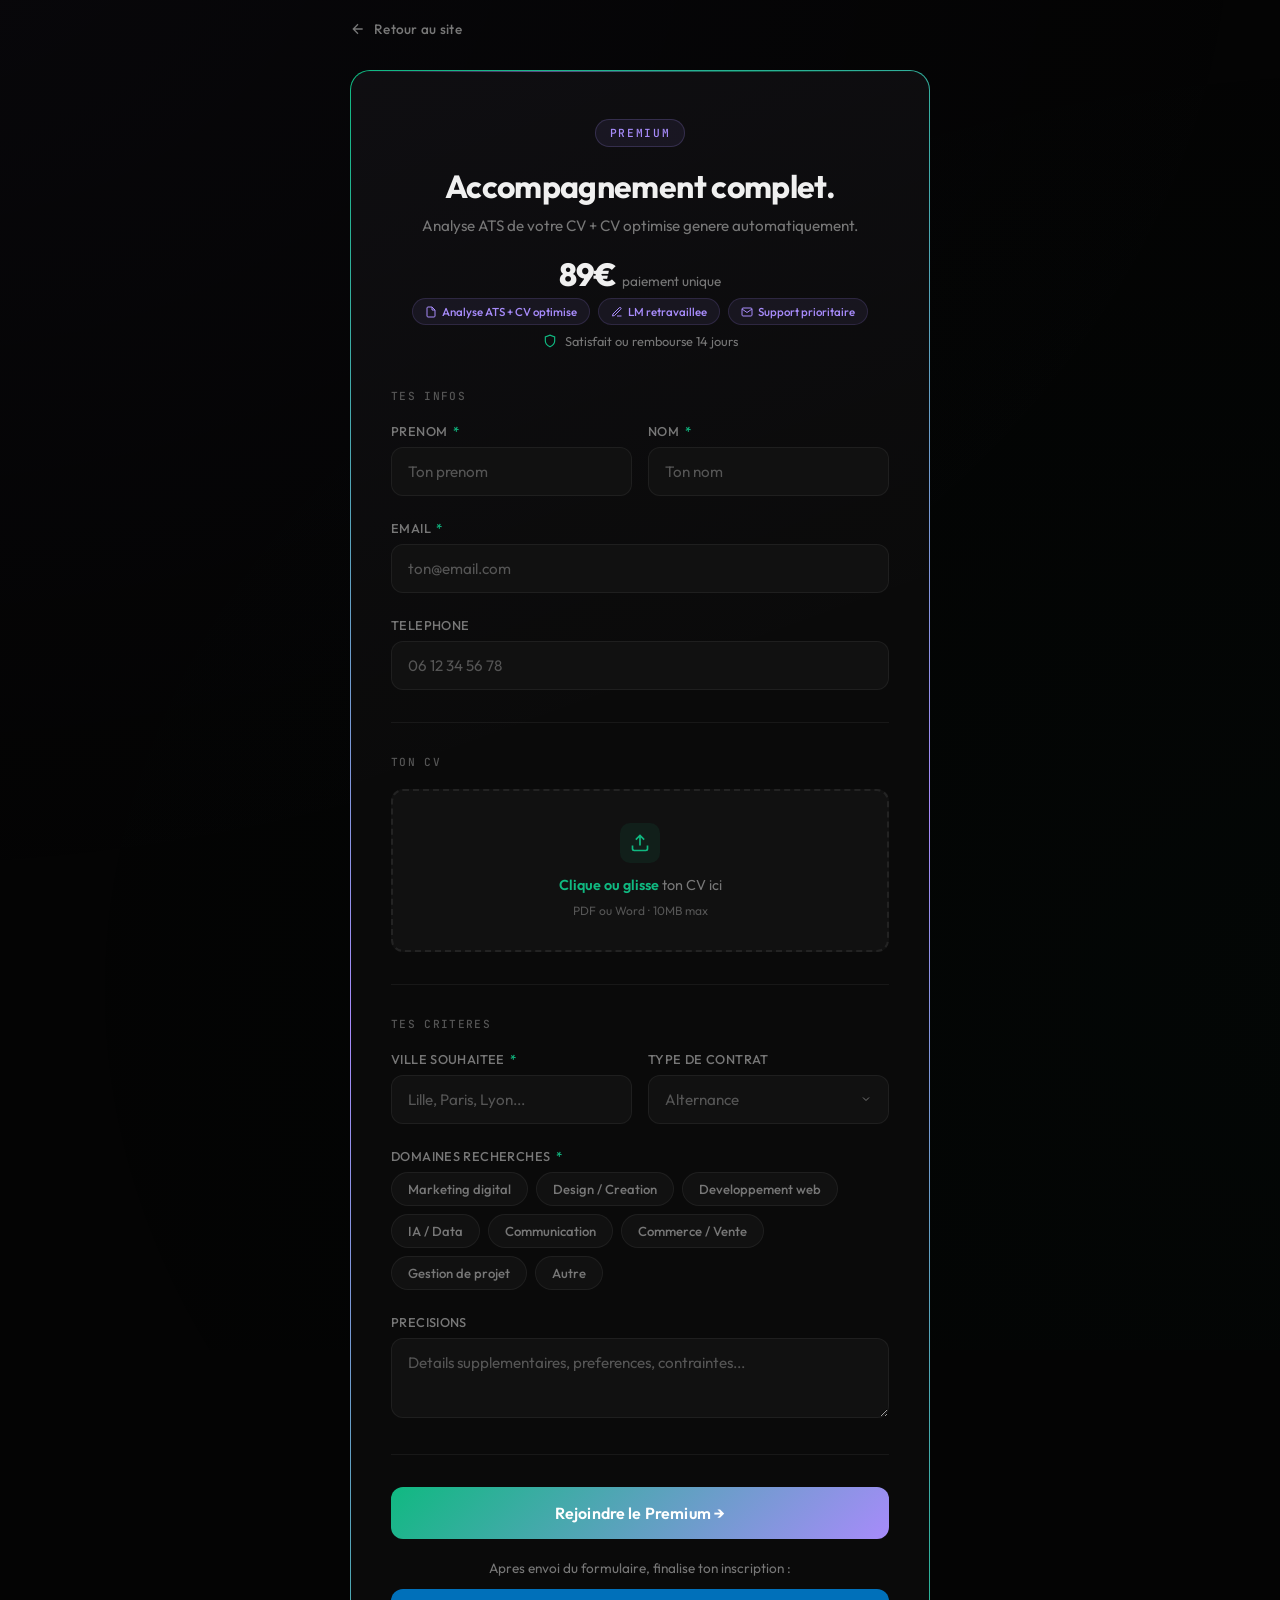
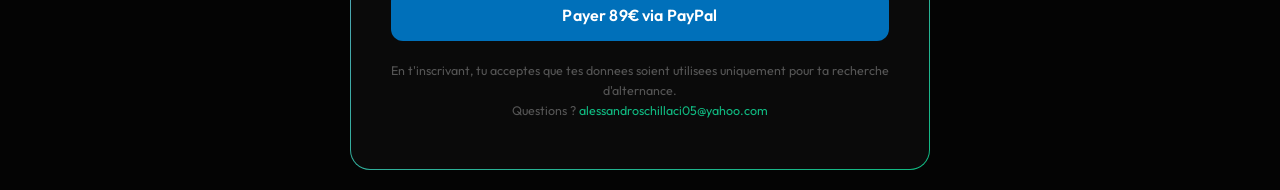
<file: inscription-premium.html>
<!DOCTYPE html>
<html lang="fr">
<head>
<meta charset="UTF-8">
<meta name="viewport" content="width=device-width, initial-scale=1.0">
<title>Alternance Hunt — Inscription Premium</title>
<meta name="description" content="Inscris-toi à la formule Premium d'Alternance Hunt — accompagnement complet avec Sandro.">
<link rel="icon" href="data:image/svg+xml,<svg xmlns='http://www.w3.org/2000/svg' viewBox='0 0 100 100'><text y='.9em' font-size='90'>🚀</text></svg>">
<link href="https://fonts.googleapis.com/css2?family=Outfit:wght@300;400;500;600;700;800&family=JetBrains+Mono:wght@400;500&display=swap" rel="stylesheet">
<style>
*, *::before, *::after { box-sizing: border-box; margin: 0; padding: 0; }

:root {
  --bg-deep: #040404;
  --bg-card: #0a0a0a;
  --bg-input: #111111;
  --border: rgba(255,255,255,0.06);
  --border-focus: #10B981;
  --accent: #10B981;
  --accent-glow: rgba(16,185,129,0.15);
  --accent-soft: rgba(16,185,129,0.08);
  --text: #f0f0f0;
  --text-muted: #777;
  --text-dim: #555;
  --danger: #ef4444;
  --purple: #a78bfa;
  --purple-soft: rgba(167,139,250,0.08);
  --purple-glow: rgba(167,139,250,0.15);
  --radius: 12px;
  --radius-lg: 20px;
}

body {
  font-family: 'Outfit', sans-serif;
  background: var(--bg-deep);
  color: var(--text);
  min-height: 100vh;
  display: flex;
  align-items: center;
  justify-content: center;
  padding: 20px;
  position: relative;
  overflow-x: hidden;
}

body::before {
  content: '';
  position: fixed;
  top: -50%;
  left: -50%;
  width: 200%;
  height: 200%;
  background:
    radial-gradient(ellipse at 20% 20%, rgba(167,139,250,0.03) 0%, transparent 50%),
    radial-gradient(ellipse at 80% 80%, rgba(16,185,129,0.02) 0%, transparent 50%);
  pointer-events: none;
  z-index: 0;
}

.page-wrapper {
  position: relative;
  z-index: 1;
  width: 100%;
  max-width: 580px;
  animation: fadeUp 0.8s ease-out;
}

@keyframes fadeUp {
  from { opacity: 0; transform: translateY(30px); }
  to { opacity: 1; transform: translateY(0); }
}

.back-link {
  display: inline-flex;
  align-items: center;
  gap: 8px;
  color: var(--text-muted);
  text-decoration: none;
  font-size: 0.85rem;
  font-weight: 500;
  margin-bottom: 32px;
  transition: color 0.3s;
  letter-spacing: 0.02em;
}

.back-link:hover { color: var(--accent); }
.back-link svg { width: 16px; height: 16px; }

.form-card {
  background: var(--bg-card);
  border: 1px solid transparent;
  border-radius: var(--radius-lg);
  padding: 48px 40px;
  position: relative;
  overflow: hidden;
  background-image: linear-gradient(var(--bg-card), var(--bg-card)), linear-gradient(160deg, var(--accent), var(--purple), var(--accent));
  background-origin: border-box;
  background-clip: padding-box, border-box;
}

.form-card::before {
  content: '';
  position: absolute;
  top: 0;
  left: 0;
  right: 0;
  height: 1px;
  background: linear-gradient(90deg, transparent, var(--purple), var(--accent), transparent);
  opacity: 0.5;
}

.form-card::after {
  content: '';
  position: absolute;
  inset: 0;
  background: linear-gradient(160deg, rgba(167,139,250,0.03), transparent 40%);
  pointer-events: none;
  border-radius: var(--radius-lg);
}

@media (max-width: 600px) {
  .form-card { padding: 32px 20px; }
}

.form-header {
  text-align: center;
  margin-bottom: 40px;
  position: relative;
  z-index: 1;
}

.form-badge {
  display: inline-block;
  font-family: 'JetBrains Mono', monospace;
  font-size: 0.7rem;
  font-weight: 500;
  letter-spacing: 0.15em;
  text-transform: uppercase;
  color: var(--purple);
  background: var(--purple-soft);
  border: 1px solid rgba(167,139,250,0.2);
  padding: 6px 14px;
  border-radius: 100px;
  margin-bottom: 20px;
}

.form-title {
  font-size: clamp(1.6rem, 4vw, 2rem);
  font-weight: 700;
  line-height: 1.2;
  margin-bottom: 10px;
  letter-spacing: -0.02em;
}

.form-subtitle {
  color: var(--text-muted);
  font-size: 0.95rem;
  font-weight: 400;
  line-height: 1.5;
}

.form-group { margin-bottom: 24px; position: relative; z-index: 1; }

.form-row {
  display: grid;
  grid-template-columns: 1fr 1fr;
  gap: 16px;
}

@media (max-width: 500px) {
  .form-row { grid-template-columns: 1fr; }
}

label {
  display: block;
  font-size: 0.8rem;
  font-weight: 500;
  color: var(--text-muted);
  margin-bottom: 8px;
  letter-spacing: 0.03em;
  text-transform: uppercase;
}

label .required { color: var(--accent); margin-left: 2px; }

input[type="text"],
input[type="email"],
input[type="tel"],
select,
textarea {
  width: 100%;
  padding: 14px 16px;
  background: var(--bg-input);
  border: 1px solid var(--border);
  border-radius: var(--radius);
  color: var(--text);
  font-family: 'Outfit', sans-serif;
  font-size: 0.95rem;
  font-weight: 400;
  outline: none;
  transition: border-color 0.3s, box-shadow 0.3s;
  -webkit-appearance: none;
}

input::placeholder, textarea::placeholder, select { color: var(--text-dim); }

input:focus, select:focus, textarea:focus {
  border-color: var(--accent);
  box-shadow: 0 0 0 3px var(--accent-glow);
}

select {
  cursor: pointer;
  background-image: url("data:image/svg+xml,%3Csvg xmlns='http://www.w3.org/2000/svg' width='12' height='12' viewBox='0 0 24 24' fill='none' stroke='%23777' stroke-width='2'%3E%3Cpath d='M6 9l6 6 6-6'/%3E%3C/svg%3E");
  background-repeat: no-repeat;
  background-position: right 16px center;
  padding-right: 40px;
}

select option { background: var(--bg-card); color: var(--text); }
textarea { resize: vertical; min-height: 80px; }

.file-upload {
  position: relative;
  border: 2px dashed rgba(255,255,255,0.08);
  border-radius: var(--radius);
  padding: 32px 20px;
  text-align: center;
  cursor: pointer;
  transition: border-color 0.3s, background 0.3s;
  background: var(--bg-input);
  z-index: 1;
}

.file-upload:hover { border-color: rgba(16,185,129,0.3); background: var(--accent-soft); }
.file-upload.dragover { border-color: var(--accent); background: var(--accent-soft); }
.file-upload.has-file { border-color: var(--accent); border-style: solid; }
.file-upload input { position: absolute; inset: 0; opacity: 0; cursor: pointer; }

.file-upload-icon {
  width: 40px; height: 40px; margin: 0 auto 12px; border-radius: 10px;
  background: var(--accent-soft); display: flex; align-items: center; justify-content: center;
}
.file-upload-icon svg { width: 20px; height: 20px; color: var(--accent); }
.file-upload-text { font-size: 0.9rem; color: var(--text-muted); line-height: 1.5; }
.file-upload-text strong { color: var(--accent); font-weight: 600; }
.file-upload-hint { font-size: 0.75rem; color: var(--text-dim); margin-top: 6px; }

.file-name { display: flex; align-items: center; gap: 8px; font-size: 0.85rem; color: var(--accent); font-weight: 500; }
.file-name svg { width: 16px; height: 16px; flex-shrink: 0; }

.tags-container { display: flex; flex-wrap: wrap; gap: 8px; margin-top: 4px; }
.tag-option { display: inline-block; }
.tag-option input { display: none; }

.tag-option label {
  display: inline-block; padding: 8px 16px;
  background: var(--bg-input); border: 1px solid var(--border);
  border-radius: 100px; font-size: 0.82rem; font-weight: 500;
  color: var(--text-muted); cursor: pointer; transition: all 0.25s;
  text-transform: none; letter-spacing: 0; margin-bottom: 0;
}

.tag-option input:checked + label {
  background: var(--accent-soft); border-color: var(--accent); color: var(--accent);
}

.tag-option label:hover { border-color: rgba(255,255,255,0.15); color: var(--text); }

.divider { height: 1px; background: var(--border); margin: 32px 0; position: relative; z-index: 1; }

.section-label {
  font-family: 'JetBrains Mono', monospace;
  font-size: 0.7rem; font-weight: 500; letter-spacing: 0.12em;
  text-transform: uppercase; color: var(--text-dim); margin-bottom: 20px;
  position: relative; z-index: 1;
}

.submit-btn {
  width: 100%; padding: 16px 24px;
  background: linear-gradient(135deg, var(--accent), var(--purple));
  color: #fff; border: none; border-radius: var(--radius);
  font-family: 'Outfit', sans-serif; font-size: 1rem; font-weight: 600;
  cursor: pointer; transition: all 0.3s; letter-spacing: 0.01em;
  position: relative; overflow: hidden; z-index: 1;
}

.submit-btn::after {
  content: ''; position: absolute; inset: 0;
  background: linear-gradient(90deg, transparent, rgba(255,255,255,0.15), transparent);
  transform: translateX(-100%); transition: transform 0.5s;
}

.submit-btn:hover { transform: translateY(-1px); box-shadow: 0 8px 30px var(--purple-glow); }
.submit-btn:hover::after { transform: translateX(100%); }
.submit-btn:active { transform: translateY(0); }

.form-footer {
  text-align: center; margin-top: 20px;
  font-size: 0.78rem; color: var(--text-dim); line-height: 1.6;
  position: relative; z-index: 1;
}
.form-footer a { color: var(--accent); text-decoration: none; }

.payment-step {
  text-align: center; font-size: 0.85rem; color: var(--text-muted);
  margin-top: 20px; margin-bottom: 12px; position: relative; z-index: 1;
}

.paypal-btn {
  display: block; width: 100%; padding: 16px 24px;
  background: #0070BA; color: #fff; border: none; border-radius: var(--radius);
  font-family: 'Outfit', sans-serif; font-size: 1rem; font-weight: 600;
  text-align: center; text-decoration: none; cursor: pointer;
  transition: all 0.3s; letter-spacing: 0.01em; position: relative; z-index: 1;
}

.paypal-btn:hover {
  background: #005EA6; transform: translateY(-1px);
  box-shadow: 0 8px 30px rgba(0,112,186,0.25);
}

.price-tag { display: inline-flex; align-items: baseline; gap: 6px; margin: 16px 0 4px; }
.price-tag .amount { font-size: 2rem; font-weight: 800; letter-spacing: -0.03em; }
.price-tag .detail { font-size: 0.85rem; color: var(--text-muted); font-weight: 400; }

.guarantee {
  display: flex; align-items: center; gap: 8px; justify-content: center;
  font-size: 0.8rem; color: var(--text-muted); margin-top: 8px; margin-bottom: 24px;
}
.guarantee svg { width: 14px; height: 14px; color: var(--accent); flex-shrink: 0; }

.perks {
  display: flex; flex-wrap: wrap; gap: 8px; justify-content: center;
  margin-bottom: 8px; position: relative; z-index: 1;
}
.perk {
  display: inline-flex; align-items: center; gap: 5px;
  padding: 5px 12px; background: var(--purple-soft);
  border: 1px solid rgba(167,139,250,0.15); border-radius: 100px;
  font-size: 0.72rem; font-weight: 500; color: var(--purple);
}
.perk svg { width: 12px; height: 12px; }

.success-state { display: none; text-align: center; padding: 40px 0; animation: fadeUp 0.5s ease-out; }
.success-state.visible { display: block; }

.success-icon {
  width: 64px; height: 64px; margin: 0 auto 24px; border-radius: 50%;
  background: var(--purple-soft); display: flex; align-items: center; justify-content: center;
}
.success-icon svg { width: 32px; height: 32px; color: var(--purple); }
.success-title { font-size: 1.4rem; font-weight: 700; margin-bottom: 12px; }
.success-text { color: var(--text-muted); font-size: 0.95rem; line-height: 1.6; max-width: 380px; margin: 0 auto; }
</style>
</head>
<body>

<div class="page-wrapper">
  <a href="index.html" class="back-link">
    <svg viewBox="0 0 24 24" fill="none" stroke="currentColor" stroke-width="2"><path d="M19 12H5M12 19l-7-7 7-7"/></svg>
    Retour au site
  </a>

  <div class="form-card">
    <!-- FORM -->
    <div id="formContent">
      <div class="form-header">
        <div class="form-badge">Premium</div>
        <h1 class="form-title">Accompagnement complet.</h1>
        <p class="form-subtitle">Analyse ATS de votre CV + CV optimise genere automatiquement.</p>
        <div class="price-tag">
          <span class="amount">89&euro;</span>
          <span class="detail">paiement unique</span>
        </div>
        <div class="perks">
          <span class="perk"><svg viewBox="0 0 24 24" fill="none" stroke="currentColor" stroke-width="2"><path d="M14 2H6a2 2 0 00-2 2v16a2 2 0 002 2h12a2 2 0 002-2V8z"/><polyline points="14 2 14 8 20 8"/></svg> Analyse ATS + CV optimise</span>
          <span class="perk"><svg viewBox="0 0 24 24" fill="none" stroke="currentColor" stroke-width="2"><path d="M12 20h9"/><path d="M16.5 3.5a2.121 2.121 0 013 3L7 19l-4 1 1-4L16.5 3.5z"/></svg> LM retravaillee</span>
          <span class="perk"><svg viewBox="0 0 24 24" fill="none" stroke="currentColor" stroke-width="2"><path d="M4 4h16c1.1 0 2 .9 2 2v12c0 1.1-.9 2-2 2H4c-1.1 0-2-.9-2-2V6c0-1.1.9-2 2-2z"/><polyline points="22,6 12,13 2,6"/></svg> Support prioritaire</span>
        </div>
        <div class="guarantee">
          <svg viewBox="0 0 24 24" fill="none" stroke="currentColor" stroke-width="2"><path d="M12 22s8-4 8-10V5l-8-3-8 3v7c0 6 8 10 8 10z"/></svg>
          Satisfait ou rembourse 14 jours
        </div>
      </div>

      <div class="section-label">Tes infos</div>

      <div class="form-row">
        <div class="form-group">
          <label>Prenom <span class="required">*</span></label>
          <input type="text" id="prenom" placeholder="Ton prenom" required>
        </div>
        <div class="form-group">
          <label>Nom <span class="required">*</span></label>
          <input type="text" id="nom" placeholder="Ton nom" required>
        </div>
      </div>

      <div class="form-group">
        <label>Email <span class="required">*</span></label>
        <input type="email" id="email" placeholder="ton@email.com" required>
      </div>

      <div class="form-group">
        <label>Telephone</label>
        <input type="tel" id="telephone" placeholder="06 12 34 56 78">
      </div>

      <div class="divider"></div>
      <div class="section-label">Ton CV</div>

      <div class="form-group">
        <div class="file-upload" id="fileUpload">
          <input type="file" id="cvFile" accept=".pdf,.doc,.docx">
          <div id="uploadContent">
            <div class="file-upload-icon">
              <svg viewBox="0 0 24 24" fill="none" stroke="currentColor" stroke-width="2"><path d="M21 15v4a2 2 0 01-2 2H5a2 2 0 01-2-2v-4M17 8l-5-5-5 5M12 3v12"/></svg>
            </div>
            <div class="file-upload-text"><strong>Clique ou glisse</strong> ton CV ici</div>
            <div class="file-upload-hint">PDF ou Word &middot; 10MB max</div>
          </div>
          <div id="fileInfo" style="display:none;">
            <div class="file-name">
              <svg viewBox="0 0 24 24" fill="none" stroke="currentColor" stroke-width="2"><path d="M9 12l2 2 4-4m6 2a9 9 0 11-18 0 9 9 0 0118 0z"/></svg>
              <span id="fileName"></span>
            </div>
          </div>
        </div>
      </div>

      <div class="divider"></div>
      <div class="section-label">Tes criteres</div>

      <div class="form-row">
        <div class="form-group">
          <label>Ville souhaitee <span class="required">*</span></label>
          <input type="text" id="ville" placeholder="Lille, Paris, Lyon..." required>
        </div>
        <div class="form-group">
          <label>Type de contrat</label>
          <select id="contrat">
            <option value="alternance">Alternance</option>
            <option value="stage">Stage</option>
            <option value="les-deux">Les deux</option>
          </select>
        </div>
      </div>

      <div class="form-group">
        <label>Domaines recherches <span class="required">*</span></label>
        <div class="tags-container">
          <div class="tag-option"><input type="checkbox" id="d1" name="domaine" value="Marketing digital"><label for="d1">Marketing digital</label></div>
          <div class="tag-option"><input type="checkbox" id="d2" name="domaine" value="Design / Creation"><label for="d2">Design / Creation</label></div>
          <div class="tag-option"><input type="checkbox" id="d3" name="domaine" value="Developpement web"><label for="d3">Developpement web</label></div>
          <div class="tag-option"><input type="checkbox" id="d4" name="domaine" value="IA / Data"><label for="d4">IA / Data</label></div>
          <div class="tag-option"><input type="checkbox" id="d5" name="domaine" value="Communication"><label for="d5">Communication</label></div>
          <div class="tag-option"><input type="checkbox" id="d6" name="domaine" value="Commerce / Vente"><label for="d6">Commerce / Vente</label></div>
          <div class="tag-option"><input type="checkbox" id="d7" name="domaine" value="Gestion de projet"><label for="d7">Gestion de projet</label></div>
          <div class="tag-option"><input type="checkbox" id="d8" name="domaine" value="Autre"><label for="d8">Autre</label></div>
        </div>
      </div>

      <div class="form-group">
        <label>Precisions</label>
        <textarea id="precisions" placeholder="Details supplementaires, preferences, contraintes..."></textarea>
      </div>

      <div class="divider"></div>

      <button class="submit-btn" id="submitBtn" onclick="submitForm()">
        Rejoindre le Premium &rarr;
      </button>

      <p class="payment-step">Apres envoi du formulaire, finalise ton inscription :</p>
      <a href="https://paypal.me/s4ndro6/89" target="_blank" class="paypal-btn">Payer 89&euro; via PayPal</a>

      <p class="form-footer">
        En t'inscrivant, tu acceptes que tes donnees soient utilisees uniquement pour ta recherche d'alternance.<br>
        Questions ? <a href="mailto:alessandroschillaci05@yahoo.com">alessandroschillaci05@yahoo.com</a>
      </p>
    </div>

    <!-- SUCCESS STATE -->
    <div class="success-state" id="successState">
      <div class="success-icon">
        <svg viewBox="0 0 24 24" fill="none" stroke="currentColor" stroke-width="2"><path d="M20 6L9 17l-5-5"/></svg>
      </div>
      <h2 class="success-title">C'est envoye !</h2>
      <p class="success-text">
        Sandro te contacte sous 24h pour lancer ton pipeline.
        <br><br>
        Verifie tes emails (et les spams).
      </p>
    </div>
  </div>
</div>

<script>
const fileUpload = document.getElementById('fileUpload');
const cvFile = document.getElementById('cvFile');
const uploadContent = document.getElementById('uploadContent');
const fileInfo = document.getElementById('fileInfo');
const fileNameSpan = document.getElementById('fileName');

cvFile.addEventListener('change', (e) => {
  if (e.target.files.length > 0) {
    const file = e.target.files[0];
    fileNameSpan.textContent = file.name + ' (' + (file.size / 1024 / 1024).toFixed(1) + ' MB)';
    uploadContent.style.display = 'none';
    fileInfo.style.display = 'flex';
    fileInfo.style.justifyContent = 'center';
    fileInfo.style.padding = '8px 0';
    fileUpload.classList.add('has-file');
  }
});

['dragenter', 'dragover'].forEach(event => {
  fileUpload.addEventListener(event, (e) => { e.preventDefault(); fileUpload.classList.add('dragover'); });
});
['dragleave', 'drop'].forEach(event => {
  fileUpload.addEventListener(event, (e) => { e.preventDefault(); fileUpload.classList.remove('dragover'); });
});
fileUpload.addEventListener('drop', (e) => {
  cvFile.files = e.dataTransfer.files;
  cvFile.dispatchEvent(new Event('change'));
});

function submitForm() {
  const prenom = document.getElementById('prenom').value.trim();
  const nom = document.getElementById('nom').value.trim();
  const email = document.getElementById('email').value.trim();
  const telephone = document.getElementById('telephone').value.trim();
  const ville = document.getElementById('ville').value.trim();
  const contrat = document.getElementById('contrat').value;
  const precisions = document.getElementById('precisions').value.trim();

  const domaines = [];
  document.querySelectorAll('input[name="domaine"]:checked').forEach(cb => {
    domaines.push(cb.value);
  });

  if (!prenom || !nom || !email || !ville || domaines.length === 0) {
    alert('Remplis tous les champs obligatoires (*)');
    return;
  }
  if (!email.includes('@')) {
    alert('Email invalide');
    return;
  }

  const subject = encodeURIComponent('Alternance Hunt — Inscription Premium');
  const body = encodeURIComponent(
    `Nouvelle inscription PREMIUM Alternance Hunt\n` +
    `━━━━━━━━━━━━━━━━━━━━━━━━━━━━━━━━━━━━━━━━\n\n` +
    `Prenom : ${prenom}\n` +
    `Nom : ${nom}\n` +
    `Email : ${email}\n` +
    `Telephone : ${telephone || 'Non renseigne'}\n\n` +
    `Ville : ${ville}\n` +
    `Contrat : ${contrat}\n` +
    `Domaines : ${domaines.join(', ')}\n\n` +
    `Precisions : ${precisions || 'Aucune'}\n\n` +
    `━━━━━━━━━━━━━━━━━━━━━━━━━━━━━━━━━━━━━━━━\n` +
    `Formule : PREMIUM (89 EUR)\n` +
    `CV a envoyer en piece jointe dans un email separe.\n` +
    `Paiement : a confirmer via PayPal.`
  );

  window.location.href = `mailto:alessandroschillaci05@yahoo.com?subject=${subject}&body=${body}`;

  setTimeout(() => {
    document.getElementById('formContent').style.display = 'none';
    document.getElementById('successState').classList.add('visible');
  }, 1000);
}
</script>
</body>
</html>
</file>
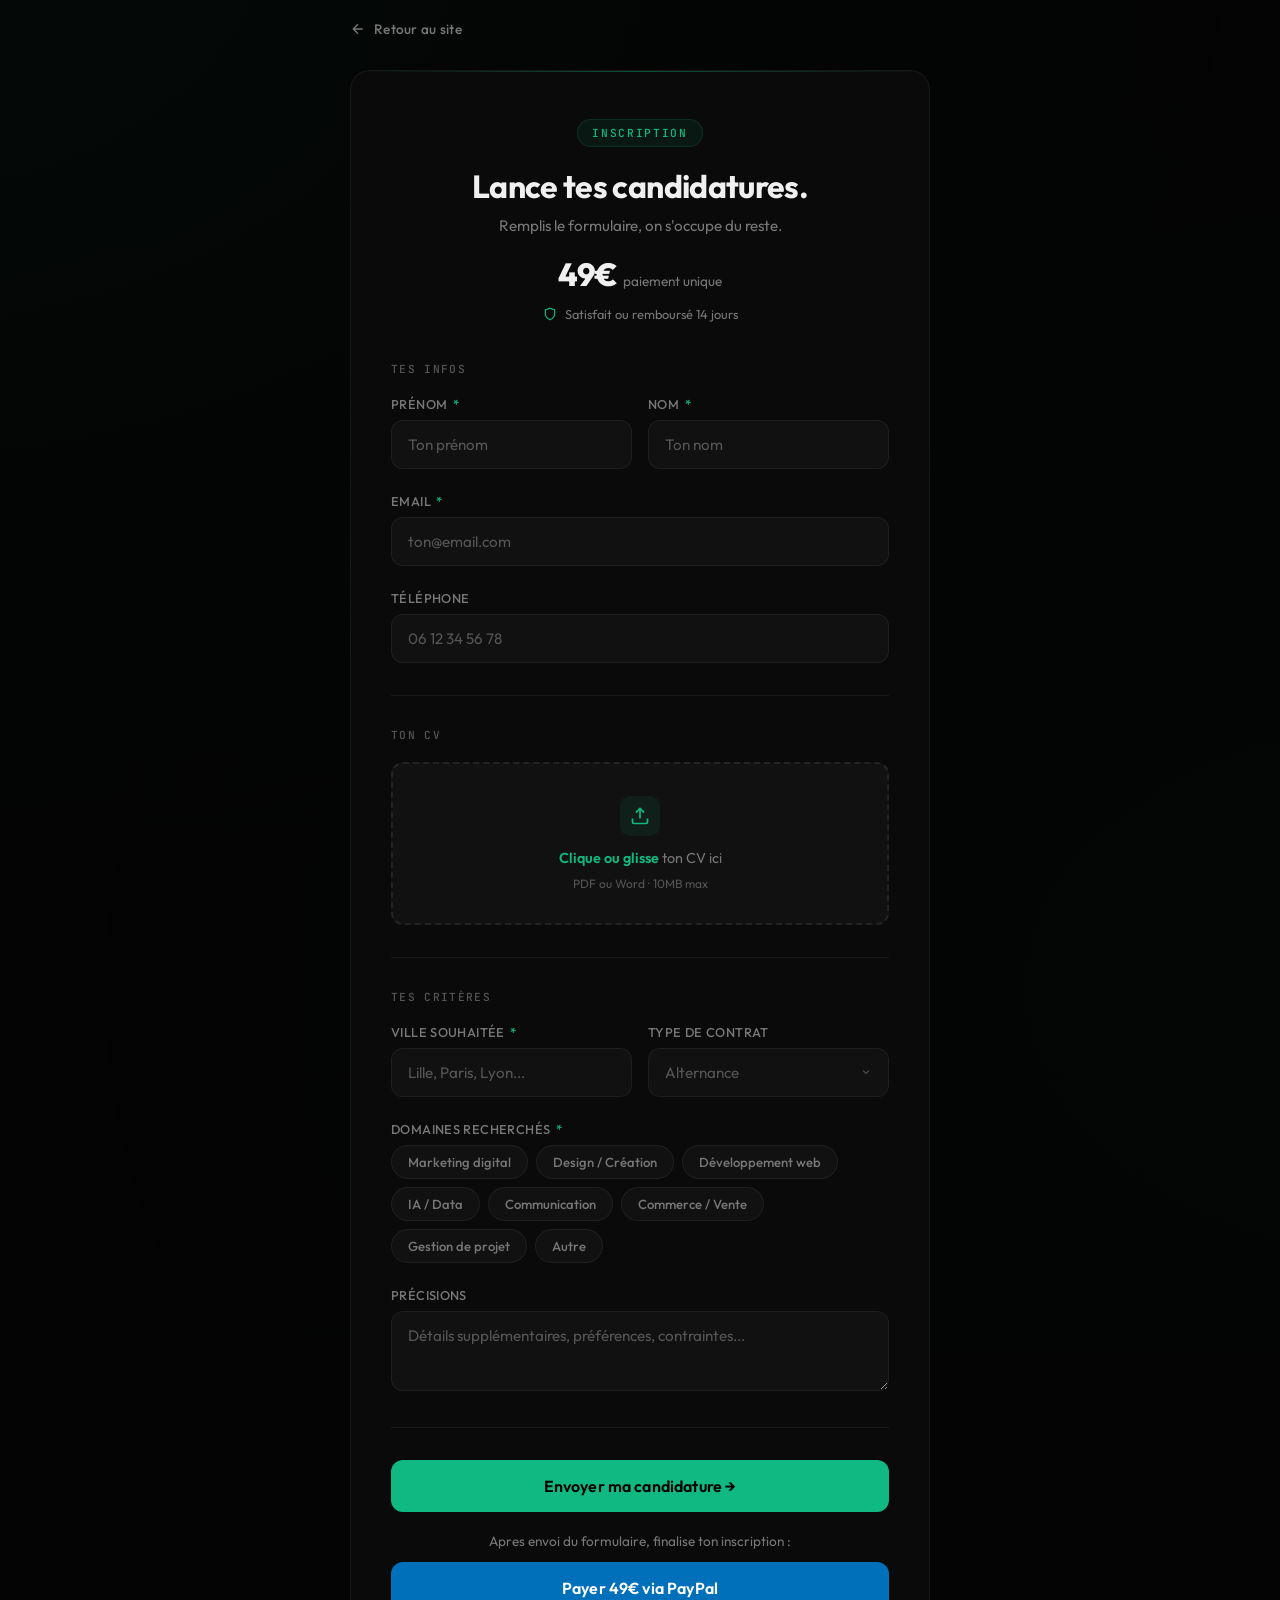
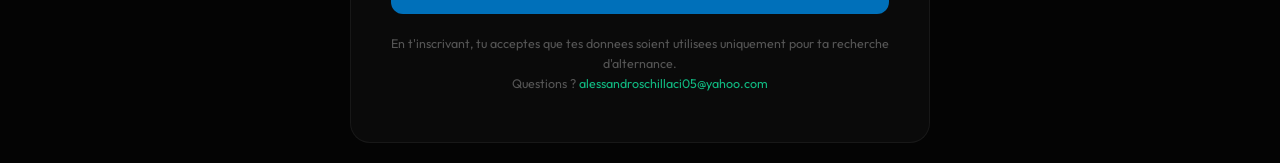
<file: inscription.html>
<!DOCTYPE html>
<html lang="fr">
<head>
<meta charset="UTF-8">
<meta name="viewport" content="width=device-width, initial-scale=1.0">
<title>Alternance Hunt — Inscription</title>
<meta name="description" content="Inscris-toi à Alternance Hunt et lance tes candidatures automatiques.">
<link rel="icon" href="data:image/svg+xml,<svg xmlns='http://www.w3.org/2000/svg' viewBox='0 0 100 100'><text y='.9em' font-size='90'>🚀</text></svg>">
<link href="https://fonts.googleapis.com/css2?family=Outfit:wght@300;400;500;600;700;800&family=JetBrains+Mono:wght@400;500&display=swap" rel="stylesheet">
<style>
*, *::before, *::after { box-sizing: border-box; margin: 0; padding: 0; }

:root {
  --bg-deep: #040404;
  --bg-card: #0a0a0a;
  --bg-input: #111111;
  --border: rgba(255,255,255,0.06);
  --border-focus: #10B981;
  --accent: #10B981;
  --accent-glow: rgba(16,185,129,0.15);
  --accent-soft: rgba(16,185,129,0.08);
  --text: #f0f0f0;
  --text-muted: #777;
  --text-dim: #555;
  --danger: #ef4444;
  --radius: 12px;
  --radius-lg: 20px;
}

body {
  font-family: 'Outfit', sans-serif;
  background: var(--bg-deep);
  color: var(--text);
  min-height: 100vh;
  display: flex;
  align-items: center;
  justify-content: center;
  padding: 20px;
  position: relative;
  overflow-x: hidden;
}

body::before {
  content: '';
  position: fixed;
  top: -50%;
  left: -50%;
  width: 200%;
  height: 200%;
  background: 
    radial-gradient(ellipse at 20% 20%, rgba(16,185,129,0.03) 0%, transparent 50%),
    radial-gradient(ellipse at 80% 80%, rgba(16,185,129,0.02) 0%, transparent 50%);
  pointer-events: none;
  z-index: 0;
}

.page-wrapper {
  position: relative;
  z-index: 1;
  width: 100%;
  max-width: 580px;
  animation: fadeUp 0.8s ease-out;
}

@keyframes fadeUp {
  from { opacity: 0; transform: translateY(30px); }
  to { opacity: 1; transform: translateY(0); }
}

.back-link {
  display: inline-flex;
  align-items: center;
  gap: 8px;
  color: var(--text-muted);
  text-decoration: none;
  font-size: 0.85rem;
  font-weight: 500;
  margin-bottom: 32px;
  transition: color 0.3s;
  letter-spacing: 0.02em;
}

.back-link:hover { color: var(--accent); }

.back-link svg { width: 16px; height: 16px; }

.form-card {
  background: var(--bg-card);
  border: 1px solid var(--border);
  border-radius: var(--radius-lg);
  padding: 48px 40px;
  position: relative;
  overflow: hidden;
}

.form-card::before {
  content: '';
  position: absolute;
  top: 0;
  left: 0;
  right: 0;
  height: 1px;
  background: linear-gradient(90deg, transparent, var(--accent), transparent);
  opacity: 0.4;
}

@media (max-width: 600px) {
  .form-card { padding: 32px 20px; }
}

.form-header {
  text-align: center;
  margin-bottom: 40px;
}

.form-badge {
  display: inline-block;
  font-family: 'JetBrains Mono', monospace;
  font-size: 0.7rem;
  font-weight: 500;
  letter-spacing: 0.15em;
  text-transform: uppercase;
  color: var(--accent);
  background: var(--accent-soft);
  border: 1px solid rgba(16,185,129,0.15);
  padding: 6px 14px;
  border-radius: 100px;
  margin-bottom: 20px;
}

.form-title {
  font-size: clamp(1.6rem, 4vw, 2rem);
  font-weight: 700;
  line-height: 1.2;
  margin-bottom: 10px;
  letter-spacing: -0.02em;
}

.form-subtitle {
  color: var(--text-muted);
  font-size: 0.95rem;
  font-weight: 400;
  line-height: 1.5;
}

.form-group {
  margin-bottom: 24px;
}

.form-row {
  display: grid;
  grid-template-columns: 1fr 1fr;
  gap: 16px;
}

@media (max-width: 500px) {
  .form-row { grid-template-columns: 1fr; }
}

label {
  display: block;
  font-size: 0.8rem;
  font-weight: 500;
  color: var(--text-muted);
  margin-bottom: 8px;
  letter-spacing: 0.03em;
  text-transform: uppercase;
}

label .required {
  color: var(--accent);
  margin-left: 2px;
}

input[type="text"],
input[type="email"],
input[type="tel"],
select,
textarea {
  width: 100%;
  padding: 14px 16px;
  background: var(--bg-input);
  border: 1px solid var(--border);
  border-radius: var(--radius);
  color: var(--text);
  font-family: 'Outfit', sans-serif;
  font-size: 0.95rem;
  font-weight: 400;
  outline: none;
  transition: border-color 0.3s, box-shadow 0.3s;
  -webkit-appearance: none;
}

input::placeholder, textarea::placeholder, select {
  color: var(--text-dim);
}

input:focus, select:focus, textarea:focus {
  border-color: var(--accent);
  box-shadow: 0 0 0 3px var(--accent-glow);
}

select {
  cursor: pointer;
  background-image: url("data:image/svg+xml,%3Csvg xmlns='http://www.w3.org/2000/svg' width='12' height='12' viewBox='0 0 24 24' fill='none' stroke='%23777' stroke-width='2'%3E%3Cpath d='M6 9l6 6 6-6'/%3E%3C/svg%3E");
  background-repeat: no-repeat;
  background-position: right 16px center;
  padding-right: 40px;
}

select option {
  background: var(--bg-card);
  color: var(--text);
}

textarea {
  resize: vertical;
  min-height: 80px;
}

.file-upload {
  position: relative;
  border: 2px dashed rgba(255,255,255,0.08);
  border-radius: var(--radius);
  padding: 32px 20px;
  text-align: center;
  cursor: pointer;
  transition: border-color 0.3s, background 0.3s;
  background: var(--bg-input);
}

.file-upload:hover {
  border-color: rgba(16,185,129,0.3);
  background: var(--accent-soft);
}

.file-upload.dragover {
  border-color: var(--accent);
  background: var(--accent-soft);
}

.file-upload.has-file {
  border-color: var(--accent);
  border-style: solid;
}

.file-upload input {
  position: absolute;
  inset: 0;
  opacity: 0;
  cursor: pointer;
}

.file-upload-icon {
  width: 40px;
  height: 40px;
  margin: 0 auto 12px;
  border-radius: 10px;
  background: var(--accent-soft);
  display: flex;
  align-items: center;
  justify-content: center;
}

.file-upload-icon svg {
  width: 20px;
  height: 20px;
  color: var(--accent);
}

.file-upload-text {
  font-size: 0.9rem;
  color: var(--text-muted);
  line-height: 1.5;
}

.file-upload-text strong {
  color: var(--accent);
  font-weight: 600;
}

.file-upload-hint {
  font-size: 0.75rem;
  color: var(--text-dim);
  margin-top: 6px;
}

.file-name {
  display: flex;
  align-items: center;
  gap: 8px;
  font-size: 0.85rem;
  color: var(--accent);
  font-weight: 500;
}

.file-name svg { width: 16px; height: 16px; flex-shrink: 0; }

.tags-container {
  display: flex;
  flex-wrap: wrap;
  gap: 8px;
  margin-top: 4px;
}

.tag-option {
  display: inline-block;
}

.tag-option input {
  display: none;
}

.tag-option label {
  display: inline-block;
  padding: 8px 16px;
  background: var(--bg-input);
  border: 1px solid var(--border);
  border-radius: 100px;
  font-size: 0.82rem;
  font-weight: 500;
  color: var(--text-muted);
  cursor: pointer;
  transition: all 0.25s;
  text-transform: none;
  letter-spacing: 0;
  margin-bottom: 0;
}

.tag-option input:checked + label {
  background: var(--accent-soft);
  border-color: var(--accent);
  color: var(--accent);
}

.tag-option label:hover {
  border-color: rgba(255,255,255,0.15);
  color: var(--text);
}

.divider {
  height: 1px;
  background: var(--border);
  margin: 32px 0;
}

.section-label {
  font-family: 'JetBrains Mono', monospace;
  font-size: 0.7rem;
  font-weight: 500;
  letter-spacing: 0.12em;
  text-transform: uppercase;
  color: var(--text-dim);
  margin-bottom: 20px;
}

.submit-btn {
  width: 100%;
  padding: 16px 24px;
  background: var(--accent);
  color: #000;
  border: none;
  border-radius: var(--radius);
  font-family: 'Outfit', sans-serif;
  font-size: 1rem;
  font-weight: 600;
  cursor: pointer;
  transition: all 0.3s;
  letter-spacing: 0.01em;
  position: relative;
  overflow: hidden;
}

.submit-btn::after {
  content: '';
  position: absolute;
  inset: 0;
  background: linear-gradient(90deg, transparent, rgba(255,255,255,0.15), transparent);
  transform: translateX(-100%);
  transition: transform 0.5s;
}

.submit-btn:hover {
  transform: translateY(-1px);
  box-shadow: 0 8px 30px var(--accent-glow);
}

.submit-btn:hover::after {
  transform: translateX(100%);
}

.submit-btn:active {
  transform: translateY(0);
}

.form-footer {
  text-align: center;
  margin-top: 20px;
  font-size: 0.78rem;
  color: var(--text-dim);
  line-height: 1.6;
}

.form-footer a {
  color: var(--accent);
  text-decoration: none;
}

.payment-step {
  text-align: center;
  font-size: 0.85rem;
  color: var(--text-muted);
  margin-top: 20px;
  margin-bottom: 12px;
}

.paypal-btn {
  display: block;
  width: 100%;
  padding: 16px 24px;
  background: #0070BA;
  color: #fff;
  border: none;
  border-radius: var(--radius);
  font-family: 'Outfit', sans-serif;
  font-size: 1rem;
  font-weight: 600;
  text-align: center;
  text-decoration: none;
  cursor: pointer;
  transition: all 0.3s;
  letter-spacing: 0.01em;
}

.paypal-btn:hover {
  background: #005EA6;
  transform: translateY(-1px);
  box-shadow: 0 8px 30px rgba(0,112,186,0.25);
}

.price-tag {
  display: inline-flex;
  align-items: baseline;
  gap: 6px;
  margin: 16px 0 4px;
}

.price-tag .amount {
  font-size: 2rem;
  font-weight: 800;
  letter-spacing: -0.03em;
}

.price-tag .detail {
  font-size: 0.85rem;
  color: var(--text-muted);
  font-weight: 400;
}

.guarantee {
  display: flex;
  align-items: center;
  gap: 8px;
  justify-content: center;
  font-size: 0.8rem;
  color: var(--text-muted);
  margin-top: 8px;
  margin-bottom: 24px;
}

.guarantee svg { width: 14px; height: 14px; color: var(--accent); flex-shrink: 0; }

/* Success state */
.success-state {
  display: none;
  text-align: center;
  padding: 40px 0;
  animation: fadeUp 0.5s ease-out;
}

.success-state.visible { display: block; }

.success-icon {
  width: 64px;
  height: 64px;
  margin: 0 auto 24px;
  border-radius: 50%;
  background: var(--accent-soft);
  display: flex;
  align-items: center;
  justify-content: center;
}

.success-icon svg { width: 32px; height: 32px; color: var(--accent); }

.success-title {
  font-size: 1.4rem;
  font-weight: 700;
  margin-bottom: 12px;
}

.success-text {
  color: var(--text-muted);
  font-size: 0.95rem;
  line-height: 1.6;
  max-width: 380px;
  margin: 0 auto;
}
</style>
</head>
<body>

<div class="page-wrapper">
  <a href="index.html" class="back-link">
    <svg viewBox="0 0 24 24" fill="none" stroke="currentColor" stroke-width="2"><path d="M19 12H5M12 19l-7-7 7-7"/></svg>
    Retour au site
  </a>

  <div class="form-card">
    <!-- FORM -->
    <div id="formContent">
      <div class="form-header">
        <div class="form-badge">Inscription</div>
        <h1 class="form-title">Lance tes candidatures.</h1>
        <p class="form-subtitle">Remplis le formulaire, on s'occupe du reste.</p>
        <div class="price-tag">
          <span class="amount">49€</span>
          <span class="detail">paiement unique</span>
        </div>
        <div class="guarantee">
          <svg viewBox="0 0 24 24" fill="none" stroke="currentColor" stroke-width="2"><path d="M12 22s8-4 8-10V5l-8-3-8 3v7c0 6 8 10 8 10z"/></svg>
          Satisfait ou remboursé 14 jours
        </div>
      </div>

      <div class="section-label">Tes infos</div>

      <div class="form-row">
        <div class="form-group">
          <label>Prénom <span class="required">*</span></label>
          <input type="text" id="prenom" placeholder="Ton prénom" required>
        </div>
        <div class="form-group">
          <label>Nom <span class="required">*</span></label>
          <input type="text" id="nom" placeholder="Ton nom" required>
        </div>
      </div>

      <div class="form-group">
        <label>Email <span class="required">*</span></label>
        <input type="email" id="email" placeholder="ton@email.com" required>
      </div>

      <div class="form-group">
        <label>Téléphone</label>
        <input type="tel" id="telephone" placeholder="06 12 34 56 78">
      </div>

      <div class="divider"></div>
      <div class="section-label">Ton CV</div>

      <div class="form-group">
        <div class="file-upload" id="fileUpload">
          <input type="file" id="cvFile" accept=".pdf,.doc,.docx">
          <div id="uploadContent">
            <div class="file-upload-icon">
              <svg viewBox="0 0 24 24" fill="none" stroke="currentColor" stroke-width="2"><path d="M21 15v4a2 2 0 01-2 2H5a2 2 0 01-2-2v-4M17 8l-5-5-5 5M12 3v12"/></svg>
            </div>
            <div class="file-upload-text"><strong>Clique ou glisse</strong> ton CV ici</div>
            <div class="file-upload-hint">PDF ou Word · 10MB max</div>
          </div>
          <div id="fileInfo" style="display:none;">
            <div class="file-name">
              <svg viewBox="0 0 24 24" fill="none" stroke="currentColor" stroke-width="2"><path d="M9 12l2 2 4-4m6 2a9 9 0 11-18 0 9 9 0 0118 0z"/></svg>
              <span id="fileName"></span>
            </div>
          </div>
        </div>
      </div>

      <div class="divider"></div>
      <div class="section-label">Tes critères</div>

      <div class="form-row">
        <div class="form-group">
          <label>Ville souhaitée <span class="required">*</span></label>
          <input type="text" id="ville" placeholder="Lille, Paris, Lyon..." required>
        </div>
        <div class="form-group">
          <label>Type de contrat</label>
          <select id="contrat">
            <option value="alternance">Alternance</option>
            <option value="stage">Stage</option>
            <option value="les-deux">Les deux</option>
          </select>
        </div>
      </div>

      <div class="form-group">
        <label>Domaines recherchés <span class="required">*</span></label>
        <div class="tags-container">
          <div class="tag-option">
            <input type="checkbox" id="d1" name="domaine" value="Marketing digital">
            <label for="d1">Marketing digital</label>
          </div>
          <div class="tag-option">
            <input type="checkbox" id="d2" name="domaine" value="Design / Création">
            <label for="d2">Design / Création</label>
          </div>
          <div class="tag-option">
            <input type="checkbox" id="d3" name="domaine" value="Développement web">
            <label for="d3">Développement web</label>
          </div>
          <div class="tag-option">
            <input type="checkbox" id="d4" name="domaine" value="IA / Data">
            <label for="d4">IA / Data</label>
          </div>
          <div class="tag-option">
            <input type="checkbox" id="d5" name="domaine" value="Communication">
            <label for="d5">Communication</label>
          </div>
          <div class="tag-option">
            <input type="checkbox" id="d6" name="domaine" value="Commerce / Vente">
            <label for="d6">Commerce / Vente</label>
          </div>
          <div class="tag-option">
            <input type="checkbox" id="d7" name="domaine" value="Gestion de projet">
            <label for="d7">Gestion de projet</label>
          </div>
          <div class="tag-option">
            <input type="checkbox" id="d8" name="domaine" value="Autre">
            <label for="d8">Autre</label>
          </div>
        </div>
      </div>

      <div class="form-group">
        <label>Précisions</label>
        <textarea id="precisions" placeholder="Détails supplémentaires, préférences, contraintes..."></textarea>
      </div>

      <div class="divider"></div>

      <button class="submit-btn" id="submitBtn" onclick="submitForm()">
        Envoyer ma candidature →
      </button>

      <p class="payment-step">Apres envoi du formulaire, finalise ton inscription :</p>
      <a href="https://paypal.me/s4ndro6/49" target="_blank" class="paypal-btn">Payer 49&euro; via PayPal</a>

      <p class="form-footer">
        En t'inscrivant, tu acceptes que tes donnees soient utilisees uniquement pour ta recherche d'alternance.<br>
        Questions ? <a href="mailto:alessandroschillaci05@yahoo.com">alessandroschillaci05@yahoo.com</a>
      </p>
    </div>

    <!-- SUCCESS STATE -->
    <div class="success-state" id="successState">
      <div class="success-icon">
        <svg viewBox="0 0 24 24" fill="none" stroke="currentColor" stroke-width="2"><path d="M20 6L9 17l-5-5"/></svg>
      </div>
      <h2 class="success-title">C'est envoyé !</h2>
      <p class="success-text">
        Sandro va recevoir ta demande et te recontacter sous 24h pour lancer tes candidatures. 
        <br><br>
        Vérifie tes emails (et les spams 😉).
      </p>
    </div>
  </div>
</div>

<script>
// File upload UX
const fileUpload = document.getElementById('fileUpload');
const cvFile = document.getElementById('cvFile');
const uploadContent = document.getElementById('uploadContent');
const fileInfo = document.getElementById('fileInfo');
const fileNameSpan = document.getElementById('fileName');

cvFile.addEventListener('change', (e) => {
  if (e.target.files.length > 0) {
    const file = e.target.files[0];
    fileNameSpan.textContent = file.name + ' (' + (file.size / 1024 / 1024).toFixed(1) + ' MB)';
    uploadContent.style.display = 'none';
    fileInfo.style.display = 'flex';
    fileInfo.style.justifyContent = 'center';
    fileInfo.style.padding = '8px 0';
    fileUpload.classList.add('has-file');
  }
});

['dragenter', 'dragover'].forEach(event => {
  fileUpload.addEventListener(event, (e) => {
    e.preventDefault();
    fileUpload.classList.add('dragover');
  });
});

['dragleave', 'drop'].forEach(event => {
  fileUpload.addEventListener(event, (e) => {
    e.preventDefault();
    fileUpload.classList.remove('dragover');
  });
});

fileUpload.addEventListener('drop', (e) => {
  cvFile.files = e.dataTransfer.files;
  cvFile.dispatchEvent(new Event('change'));
});

// Form submission
function submitForm() {
  const prenom = document.getElementById('prenom').value.trim();
  const nom = document.getElementById('nom').value.trim();
  const email = document.getElementById('email').value.trim();
  const telephone = document.getElementById('telephone').value.trim();
  const ville = document.getElementById('ville').value.trim();
  const contrat = document.getElementById('contrat').value;
  const precisions = document.getElementById('precisions').value.trim();
  
  const domaines = [];
  document.querySelectorAll('input[name="domaine"]:checked').forEach(cb => {
    domaines.push(cb.value);
  });

  // Validation
  if (!prenom || !nom || !email || !ville || domaines.length === 0) {
    alert('Remplis tous les champs obligatoires (*)');
    return;
  }

  if (!email.includes('@')) {
    alert('Email invalide');
    return;
  }

  // Build mailto body
  const subject = encodeURIComponent('Alternance Hunt — Nouvelle inscription');
  const body = encodeURIComponent(
    `Nouvelle inscription Alternance Hunt\n` +
    `━━━━━━━━━━━━━━━━━━━━━━━━━━━━━━━━\n\n` +
    `Prénom : ${prenom}\n` +
    `Nom : ${nom}\n` +
    `Email : ${email}\n` +
    `Téléphone : ${telephone || 'Non renseigné'}\n\n` +
    `Ville : ${ville}\n` +
    `Contrat : ${contrat}\n` +
    `Domaines : ${domaines.join(', ')}\n\n` +
    `Précisions : ${precisions || 'Aucune'}\n\n` +
    `━━━━━━━━━━━━━━━━━━━━━━━━━━━━━━━━\n` +
    `CV à envoyer en pièce jointe dans un email séparé.\n` +
    `Paiement : à confirmer via PayPal.`
  );

  // Open mailto
  window.location.href = `mailto:alessandroschillaci05@yahoo.com?subject=${subject}&body=${body}`;

  // Show success after short delay
  setTimeout(() => {
    document.getElementById('formContent').style.display = 'none';
    document.getElementById('successState').classList.add('visible');
  }, 1000);
}
</script>
</body>
</html>
</file>
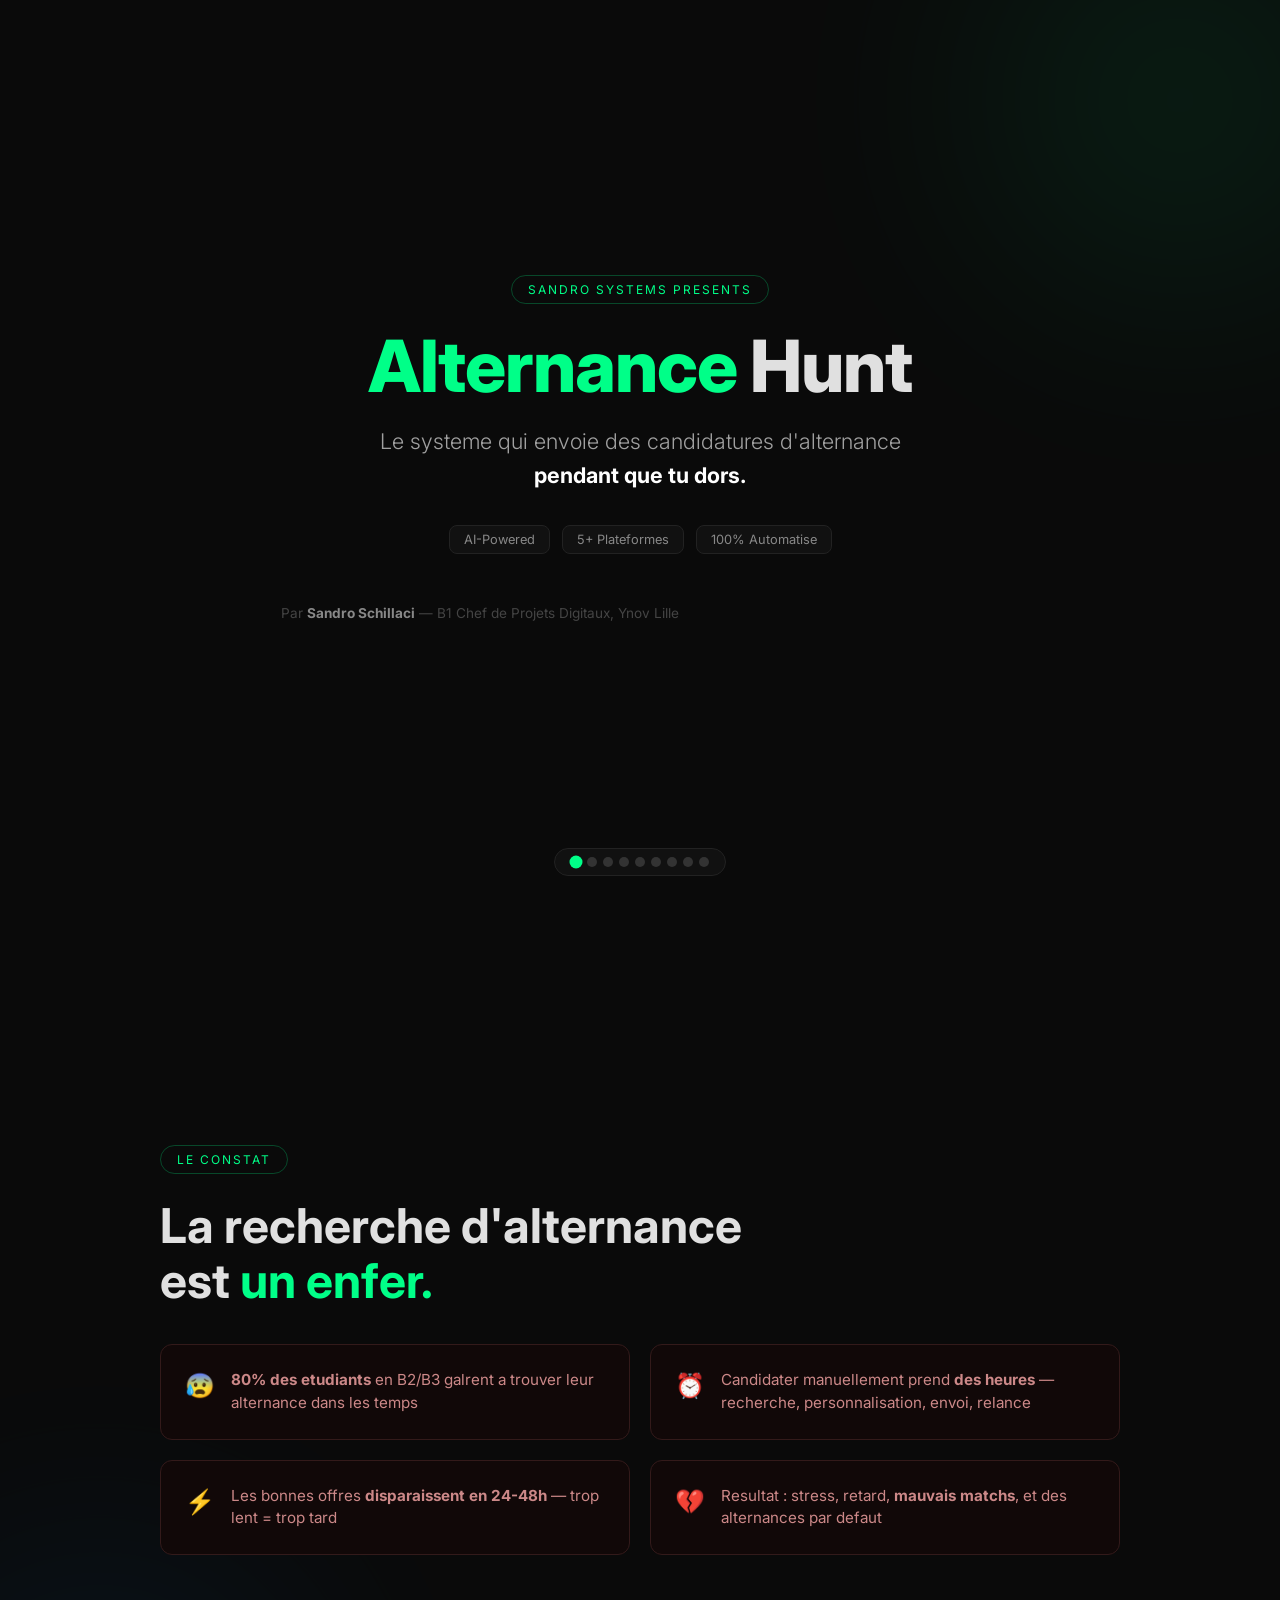
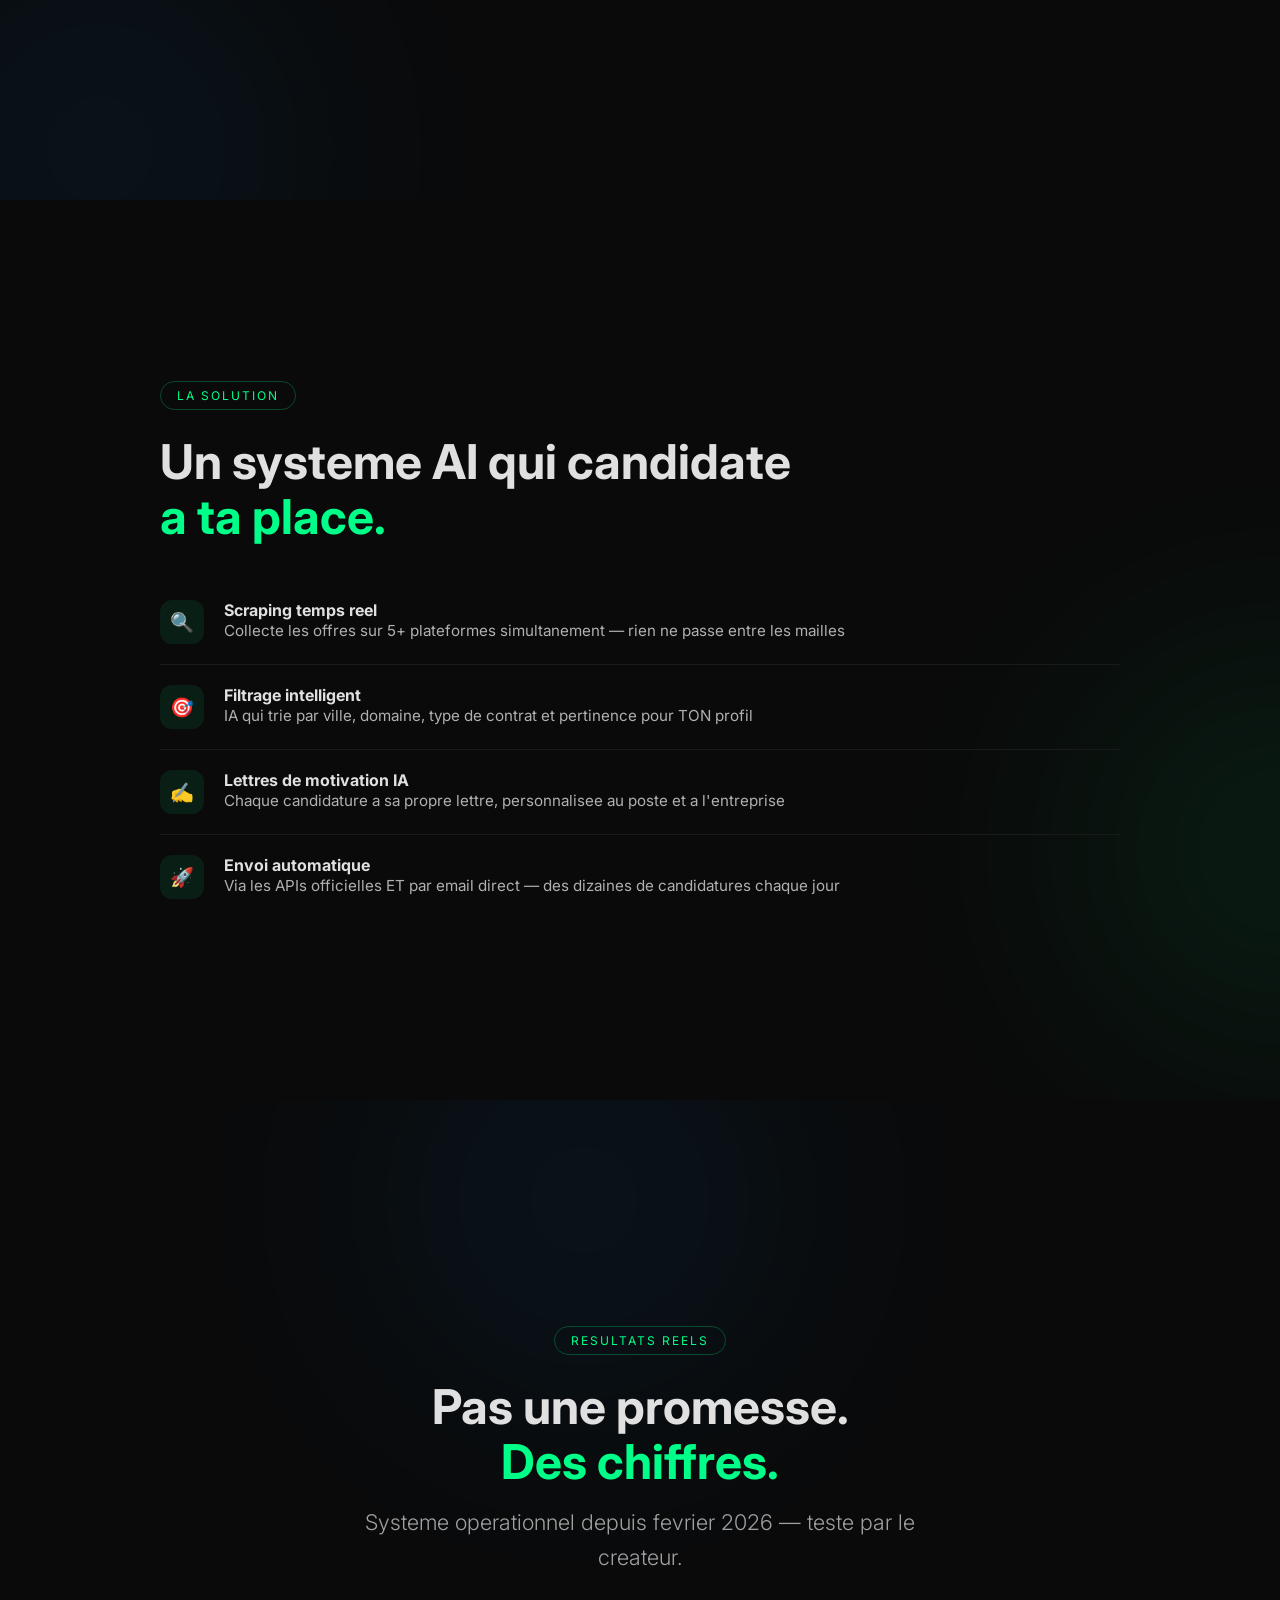
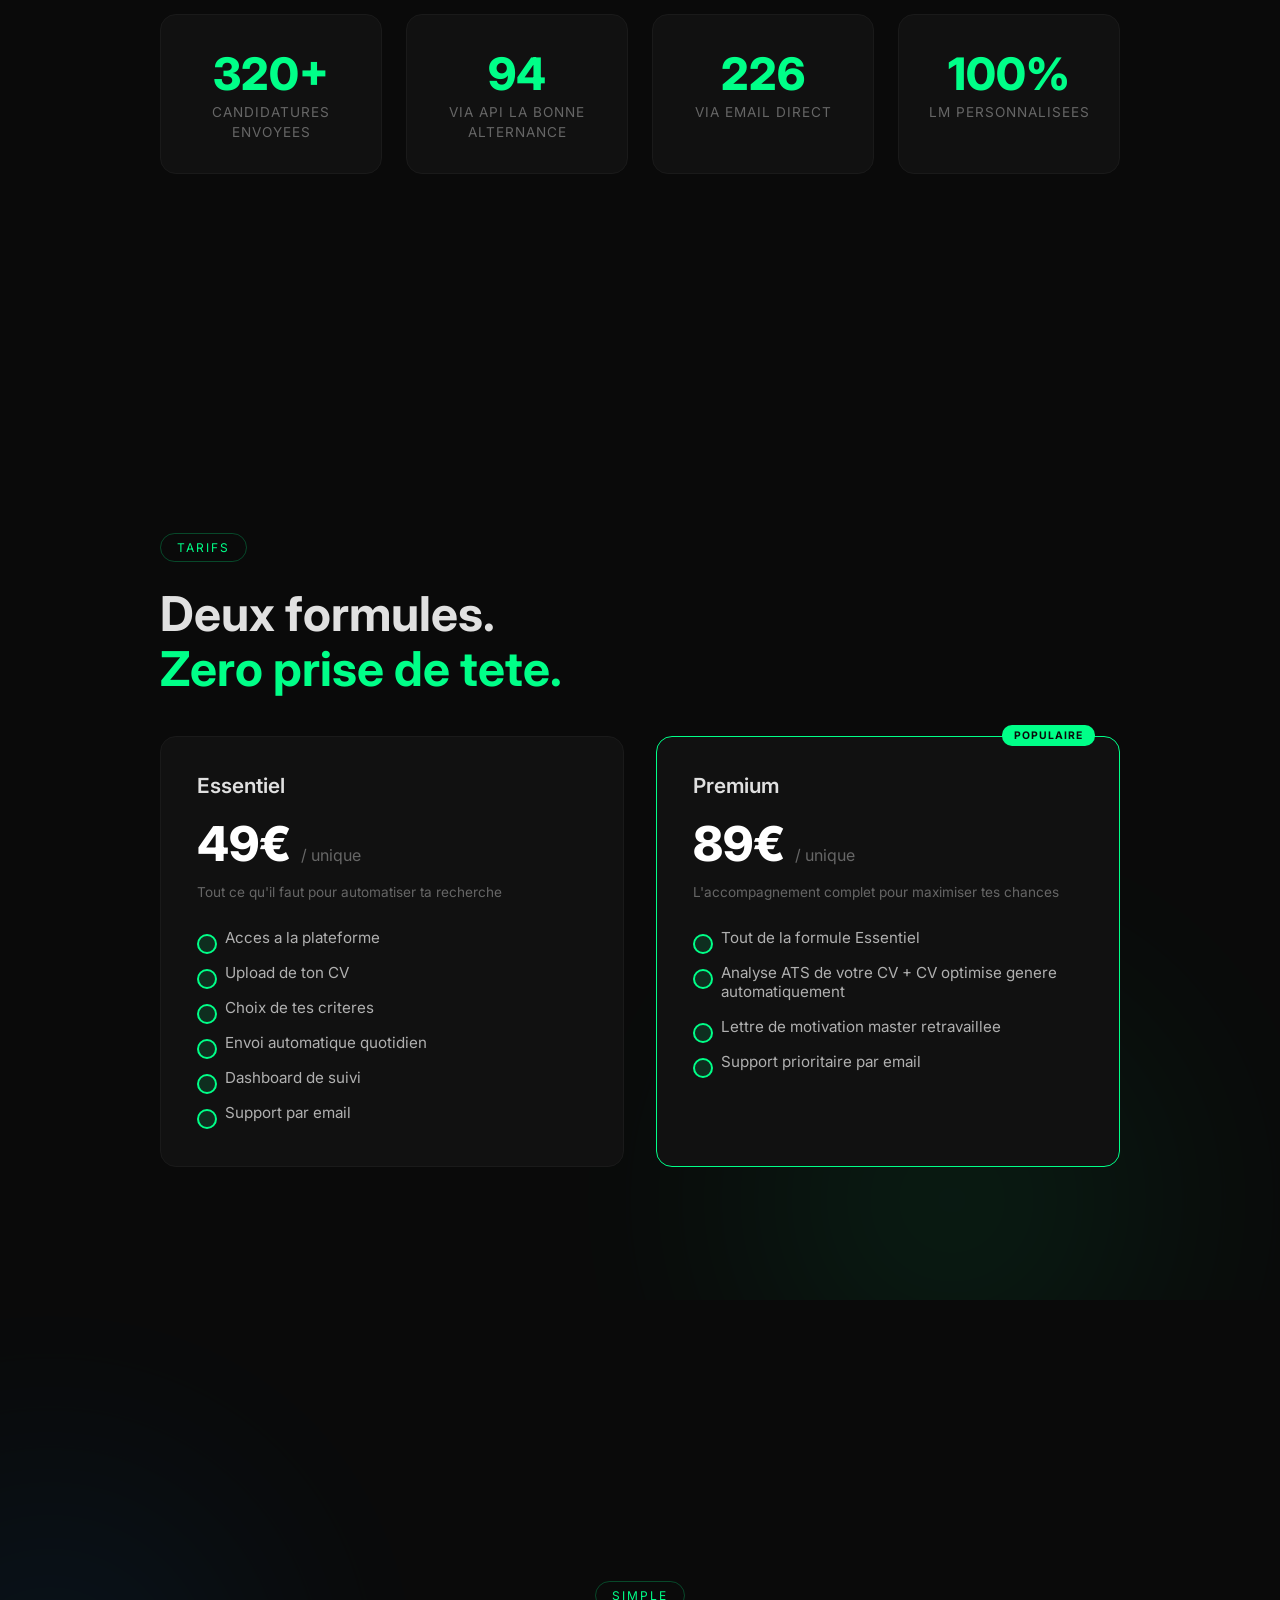
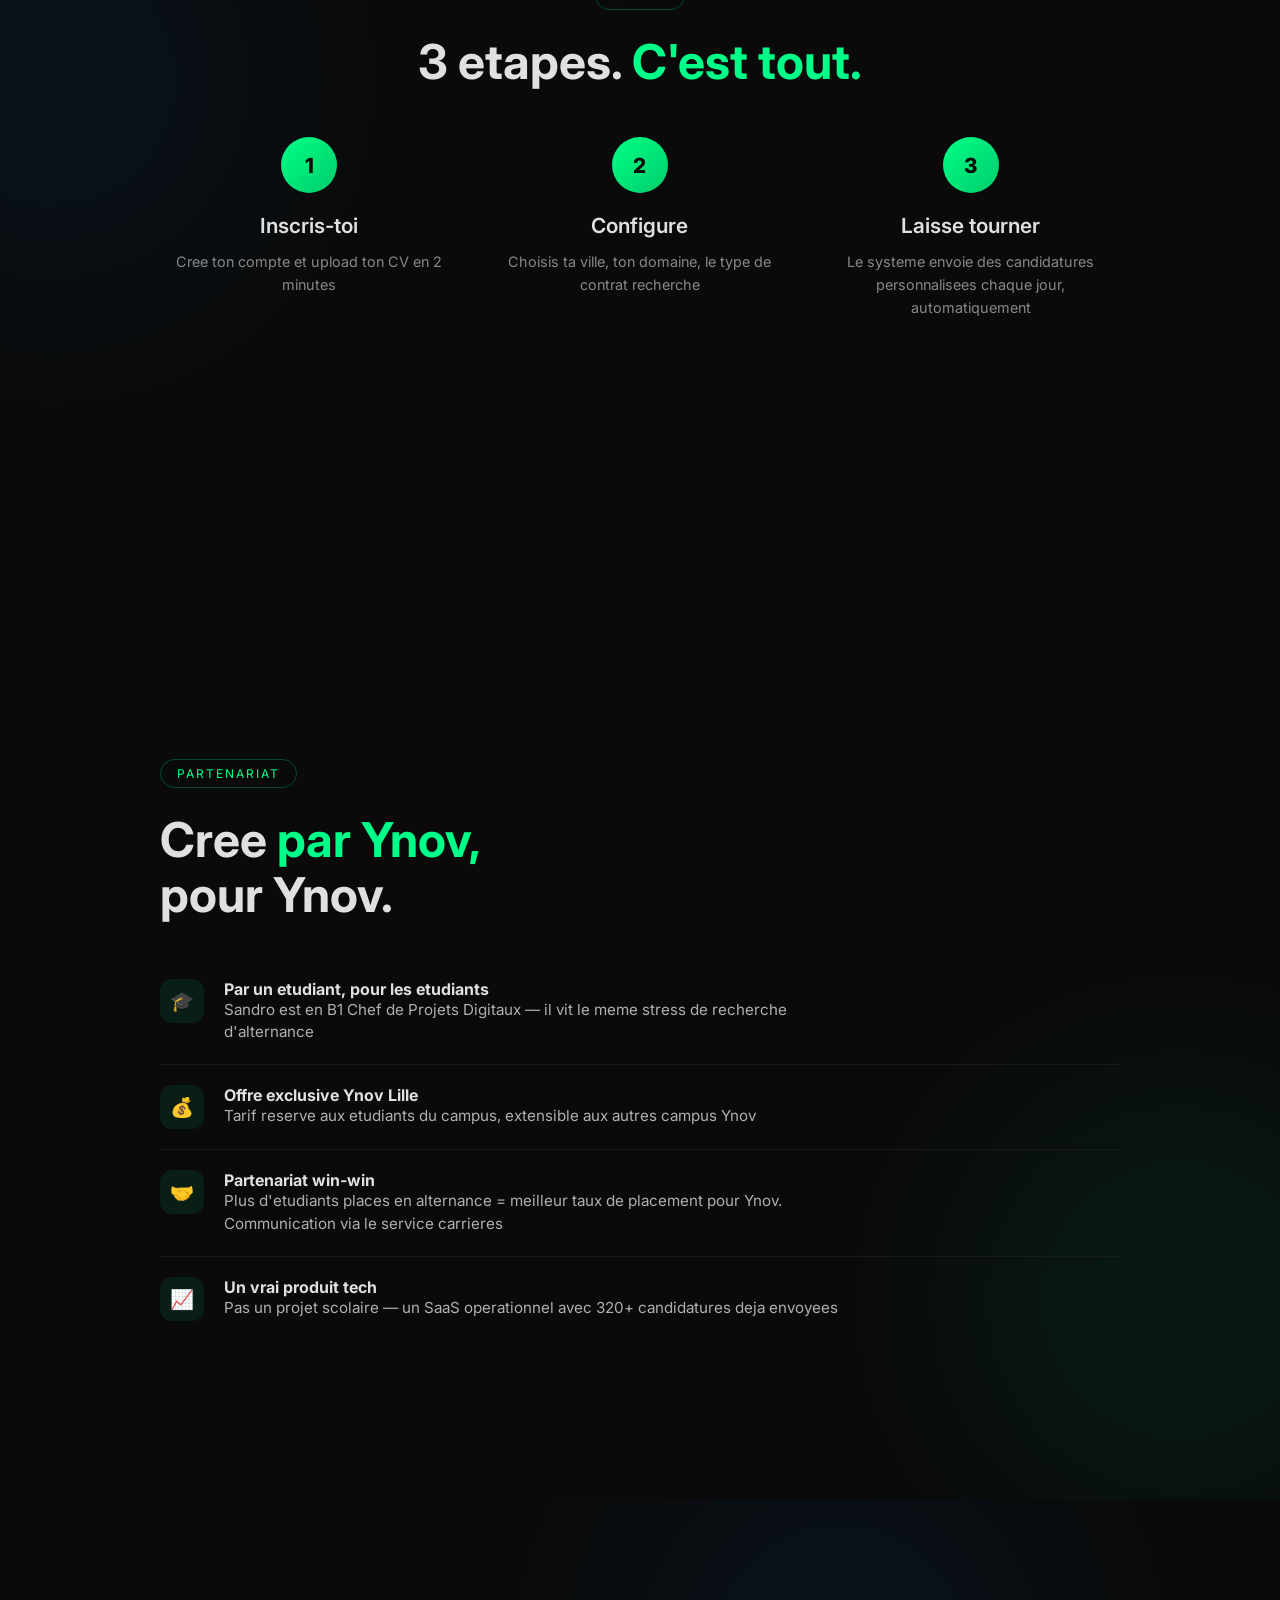
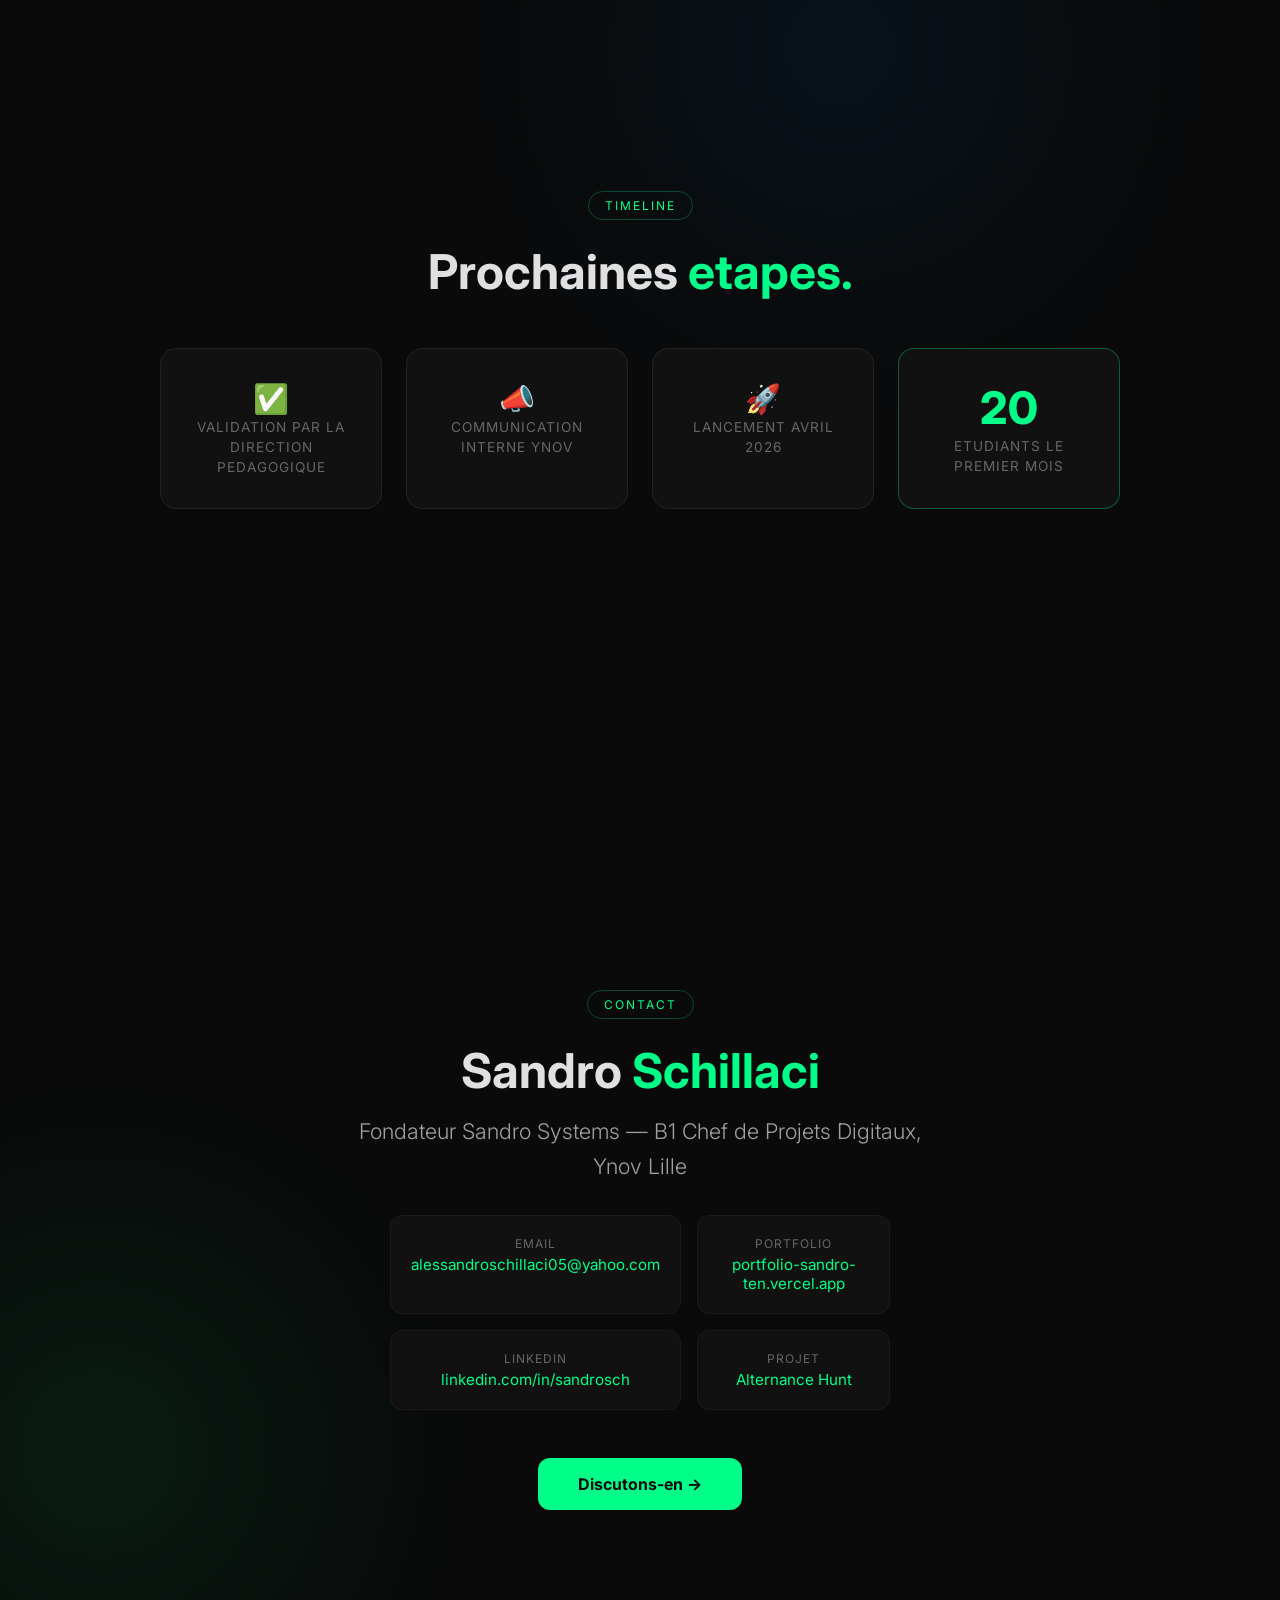
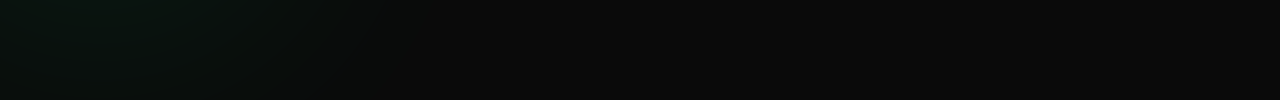
<file: pitch.html>
<!DOCTYPE html>
<html lang="fr">
<head>
<meta charset="UTF-8">
<meta name="viewport" content="width=device-width, initial-scale=1.0">
<title>Alternance Hunt — Pitch Deck</title>
<style>
  @import url('https://fonts.googleapis.com/css2?family=Inter:wght@300;400;500;600;700;800;900&display=swap');
  *{margin:0;padding:0;box-sizing:border-box}
  html{scroll-behavior:smooth;scroll-snap-type:y mandatory}
  body{font-family:'Inter',sans-serif;background:#0a0a0a;color:#e0e0e0;overflow-x:hidden}
  ::-webkit-scrollbar{width:4px}
  ::-webkit-scrollbar-track{background:#0a0a0a}
  ::-webkit-scrollbar-thumb{background:#00FF88;border-radius:2px}
  section{min-height:100vh;scroll-snap-align:start;display:flex;align-items:center;justify-content:center;padding:60px 40px;position:relative;overflow:hidden}
  .container{max-width:960px;width:100%;z-index:2}
  .accent{color:#00FF88}
  .tag{display:inline-block;padding:6px 16px;border:1px solid #00FF8840;border-radius:20px;font-size:.75rem;letter-spacing:2px;text-transform:uppercase;color:#00FF88;margin-bottom:24px}
  h1{font-size:clamp(2.5rem,6vw,4.5rem);font-weight:800;line-height:1.05;letter-spacing:-1px;margin-bottom:20px}
  h2{font-size:clamp(1.8rem,4vw,3rem);font-weight:700;line-height:1.15;margin-bottom:16px}
  h3{font-size:1.3rem;font-weight:600;margin-bottom:12px}
  p,.desc{font-size:1.05rem;line-height:1.7;color:#a0a0a0;max-width:640px}
  .subtitle{font-size:clamp(1rem,2vw,1.35rem);color:#a0a0a0;font-weight:300;max-width:600px;line-height:1.6}
  .grid2{display:grid;grid-template-columns:1fr 1fr;gap:32px;margin-top:40px}
  .card{background:#111;border:1px solid #1a1a1a;border-radius:16px;padding:36px;transition:border-color .3s,transform .3s}
  .card:hover{border-color:#00FF8850;transform:translateY(-4px)}
  .card.featured{border-color:#00FF88;position:relative}
  .card.featured::before{content:'POPULAIRE';position:absolute;top:-12px;right:24px;background:#00FF88;color:#0a0a0a;font-size:.65rem;font-weight:700;padding:4px 12px;border-radius:10px;letter-spacing:1px}
  .price{font-size:3rem;font-weight:800;color:#fff;margin:16px 0 8px}
  .price span{font-size:1rem;font-weight:400;color:#666}
  ul{list-style:none;margin-top:16px}
  ul li{padding:8px 0;padding-left:28px;position:relative;color:#b0b0b0;font-size:.95rem}
  ul li::before{content:'';position:absolute;left:0;top:14px;width:16px;height:16px;border-radius:50%;background:#00FF8820;border:2px solid #00FF88}
  .stats{display:grid;grid-template-columns:repeat(auto-fit,minmax(180px,1fr));gap:24px;margin-top:40px}
  .stat{text-align:center;padding:32px 20px;background:#111;border-radius:16px;border:1px solid #1a1a1a}
  .stat .num{font-size:2.8rem;font-weight:800;color:#00FF88;display:block}
  .stat .label{font-size:.85rem;color:#666;margin-top:4px;text-transform:uppercase;letter-spacing:1px}
  .steps{display:grid;grid-template-columns:repeat(3,1fr);gap:32px;margin-top:48px}
  .step{text-align:center;position:relative}
  .step-num{width:56px;height:56px;border-radius:50%;background:linear-gradient(135deg,#00FF88,#00cc6a);color:#0a0a0a;font-weight:800;font-size:1.3rem;display:inline-flex;align-items:center;justify-content:center;margin-bottom:20px}
  .step p{color:#888;font-size:.9rem;line-height:1.6}
  .problems{display:grid;grid-template-columns:1fr 1fr;gap:20px;margin-top:36px}
  .problem{padding:24px;background:#110808;border:1px solid #331a1a;border-radius:12px;display:flex;gap:16px;align-items:flex-start}
  .problem .icon{font-size:1.5rem;flex-shrink:0;margin-top:2px}
  .problem p{color:#cc8888;font-size:.95rem;line-height:1.5}
  .solutions{margin-top:36px}
  .solution{display:flex;gap:20px;align-items:flex-start;padding:20px 0;border-bottom:1px solid #1a1a1a}
  .solution:last-child{border:none}
  .solution .icon{width:44px;height:44px;border-radius:12px;background:#00FF8815;display:flex;align-items:center;justify-content:center;font-size:1.2rem;flex-shrink:0}
  .solution p{color:#b0b0b0;font-size:.95rem;line-height:1.5}
  .solution strong{color:#e0e0e0}
  .cta-btn{display:inline-block;padding:16px 40px;background:#00FF88;color:#0a0a0a;font-weight:700;font-size:1rem;border-radius:12px;text-decoration:none;margin-top:32px;transition:transform .2s,box-shadow .2s}
  .cta-btn:hover{transform:translateY(-2px);box-shadow:0 8px 32px #00FF8840}
  .glow{position:absolute;width:400px;height:400px;border-radius:50%;filter:blur(120px);opacity:.08;pointer-events:none}
  .glow-green{background:#00FF88}
  .glow-blue{background:#0088FF}
  .contact-grid{display:grid;grid-template-columns:1fr 1fr;gap:16px;margin-top:32px}
  .contact-item{padding:20px;background:#111;border:1px solid #1a1a1a;border-radius:12px;text-decoration:none;color:#e0e0e0;transition:border-color .3s}
  .contact-item:hover{border-color:#00FF8850}
  .contact-item .clabel{font-size:.75rem;color:#666;text-transform:uppercase;letter-spacing:1px;margin-bottom:4px}
  .contact-item .cvalue{font-size:.95rem;color:#00FF88}
  .badge-row{display:flex;gap:12px;flex-wrap:wrap;margin-top:20px}
  .badge{padding:6px 14px;background:#111;border:1px solid #222;border-radius:8px;font-size:.8rem;color:#888}
  nav{position:fixed;bottom:24px;left:50%;transform:translateX(-50%);display:flex;gap:6px;background:#111;padding:8px 16px;border-radius:24px;border:1px solid #222;z-index:100}
  nav a{width:10px;height:10px;border-radius:50%;background:#333;display:block;transition:background .3s,transform .3s}
  nav a.active,nav a:hover{background:#00FF88;transform:scale(1.3)}
  .fade{opacity:0;transform:translateY(30px);transition:opacity .6s,transform .6s}
  .fade.visible{opacity:1;transform:translateY(0)}
  @media(max-width:768px){
    section{padding:40px 20px}
    .grid2,.problems,.contact-grid{grid-template-columns:1fr}
    .steps{grid-template-columns:1fr;gap:24px}
    .stats{grid-template-columns:1fr 1fr}
  }
</style>
</head>
<body>

<nav id="dots"></nav>

<!-- SLIDE 1 — COVER -->
<section id="s1">
  <div class="glow glow-green" style="top:-100px;right:-100px"></div>
  <div class="container fade" style="text-align:center">
    <div class="tag">Sandro Systems presents</div>
    <h1><span class="accent">Alternance</span> Hunt</h1>
    <p class="subtitle" style="margin:0 auto">Le systeme qui envoie des candidatures d'alternance<br><strong style="color:#fff">pendant que tu dors.</strong></p>
    <div class="badge-row" style="justify-content:center;margin-top:32px">
      <span class="badge">AI-Powered</span>
      <span class="badge">5+ Plateformes</span>
      <span class="badge">100% Automatise</span>
    </div>
    <p style="margin-top:48px;font-size:.85rem;color:#444">Par <strong style="color:#888">Sandro Schillaci</strong> — B1 Chef de Projets Digitaux, Ynov Lille</p>
  </div>
</section>

<!-- SLIDE 2 — LE PROBLEME -->
<section id="s2">
  <div class="glow glow-blue" style="bottom:-150px;left:-100px"></div>
  <div class="container fade">
    <div class="tag">Le constat</div>
    <h2>La recherche d'alternance<br>est <span class="accent">un enfer.</span></h2>
    <div class="problems">
      <div class="problem"><span class="icon">&#128560;</span><p><strong>80% des etudiants</strong> en B2/B3 galrent a trouver leur alternance dans les temps</p></div>
      <div class="problem"><span class="icon">&#9200;</span><p>Candidater manuellement prend <strong>des heures</strong> — recherche, personnalisation, envoi, relance</p></div>
      <div class="problem"><span class="icon">&#9889;</span><p>Les bonnes offres <strong>disparaissent en 24-48h</strong> — trop lent = trop tard</p></div>
      <div class="problem"><span class="icon">&#128148;</span><p>Resultat : stress, retard, <strong>mauvais matchs</strong>, et des alternances par defaut</p></div>
    </div>
  </div>
</section>

<!-- SLIDE 3 — LA SOLUTION -->
<section id="s3">
  <div class="glow glow-green" style="top:50%;right:-200px"></div>
  <div class="container fade">
    <div class="tag">La solution</div>
    <h2>Un systeme AI qui candidate<br><span class="accent">a ta place.</span></h2>
    <div class="solutions">
      <div class="solution"><div class="icon">&#128269;</div><div><strong>Scraping temps reel</strong><p>Collecte les offres sur 5+ plateformes simultanement — rien ne passe entre les mailles</p></div></div>
      <div class="solution"><div class="icon">&#127919;</div><div><strong>Filtrage intelligent</strong><p>IA qui trie par ville, domaine, type de contrat et pertinence pour TON profil</p></div></div>
      <div class="solution"><div class="icon">&#9997;&#65039;</div><div><strong>Lettres de motivation IA</strong><p>Chaque candidature a sa propre lettre, personnalisee au poste et a l'entreprise</p></div></div>
      <div class="solution"><div class="icon">&#128640;</div><div><strong>Envoi automatique</strong><p>Via les APIs officielles ET par email direct — des dizaines de candidatures chaque jour</p></div></div>
    </div>
  </div>
</section>

<!-- SLIDE 4 — PREUVE -->
<section id="s4">
  <div class="glow glow-blue" style="top:-100px;left:30%"></div>
  <div class="container fade" style="text-align:center">
    <div class="tag">Resultats reels</div>
    <h2>Pas une promesse.<br><span class="accent">Des chiffres.</span></h2>
    <p class="subtitle" style="margin:0 auto 0">Systeme operationnel depuis fevrier 2026 — teste par le createur.</p>
    <div class="stats">
      <div class="stat"><span class="num">320+</span><span class="label">Candidatures envoyees</span></div>
      <div class="stat"><span class="num">94</span><span class="label">Via API La Bonne Alternance</span></div>
      <div class="stat"><span class="num">226</span><span class="label">Via email direct</span></div>
      <div class="stat"><span class="num">100%</span><span class="label">LM personnalisees</span></div>
    </div>
  </div>
</section>

<!-- SLIDE 5 — LES OFFRES -->
<section id="s5">
  <div class="glow glow-green" style="bottom:-100px;right:10%"></div>
  <div class="container fade">
    <div class="tag">Tarifs</div>
    <h2>Deux formules.<br><span class="accent">Zero prise de tete.</span></h2>
    <div class="grid2">
      <div class="card">
        <h3>Essentiel</h3>
        <div class="price">49&euro; <span>/ unique</span></div>
        <p style="font-size:.85rem;color:#666">Tout ce qu'il faut pour automatiser ta recherche</p>
        <ul>
          <li>Acces a la plateforme</li>
          <li>Upload de ton CV</li>
          <li>Choix de tes criteres</li>
          <li>Envoi automatique quotidien</li>
          <li>Dashboard de suivi</li>
          <li>Support par email</li>
        </ul>
      </div>
      <div class="card featured">
        <h3>Premium</h3>
        <div class="price">89&euro; <span>/ unique</span></div>
        <p style="font-size:.85rem;color:#666">L'accompagnement complet pour maximiser tes chances</p>
        <ul>
          <li>Tout de la formule Essentiel</li>
          <li>Analyse ATS de votre CV + CV optimise genere automatiquement</li>
          <li>Lettre de motivation master retravaillee</li>
          <li>Support prioritaire par email</li>
        </ul>
      </div>
    </div>
  </div>
</section>

<!-- SLIDE 6 — COMMENT CA MARCHE -->
<section id="s6">
  <div class="glow glow-blue" style="top:20%;left:-150px"></div>
  <div class="container fade" style="text-align:center">
    <div class="tag">Simple</div>
    <h2>3 etapes. <span class="accent">C'est tout.</span></h2>
    <div class="steps">
      <div class="step"><div class="step-num">1</div><h3>Inscris-toi</h3><p>Cree ton compte et upload ton CV en 2 minutes</p></div>
      <div class="step"><div class="step-num">2</div><h3>Configure</h3><p>Choisis ta ville, ton domaine, le type de contrat recherche</p></div>
      <div class="step"><div class="step-num">3</div><h3>Laisse tourner</h3><p>Le systeme envoie des candidatures personnalisees chaque jour, automatiquement</p></div>
    </div>
  </div>
</section>

<!-- SLIDE 7 — POURQUOI YNOV -->
<section id="s7">
  <div class="glow glow-green" style="bottom:0;right:-100px"></div>
  <div class="container fade">
    <div class="tag">Partenariat</div>
    <h2>Cree <span class="accent">par Ynov,</span><br>pour Ynov.</h2>
    <div class="solutions">
      <div class="solution"><div class="icon">&#127891;</div><div><strong>Par un etudiant, pour les etudiants</strong><p>Sandro est en B1 Chef de Projets Digitaux — il vit le meme stress de recherche d'alternance</p></div></div>
      <div class="solution"><div class="icon">&#128176;</div><div><strong>Offre exclusive Ynov Lille</strong><p>Tarif reserve aux etudiants du campus, extensible aux autres campus Ynov</p></div></div>
      <div class="solution"><div class="icon">&#129309;</div><div><strong>Partenariat win-win</strong><p>Plus d'etudiants places en alternance = meilleur taux de placement pour Ynov. Communication via le service carrieres</p></div></div>
      <div class="solution"><div class="icon">&#128200;</div><div><strong>Un vrai produit tech</strong><p>Pas un projet scolaire — un SaaS operationnel avec 320+ candidatures deja envoyees</p></div></div>
    </div>
  </div>
</section>

<!-- SLIDE 8 — PROCHAINES ETAPES -->
<section id="s8">
  <div class="glow glow-blue" style="top:-50px;left:50%"></div>
  <div class="container fade" style="text-align:center">
    <div class="tag">Timeline</div>
    <h2>Prochaines <span class="accent">etapes.</span></h2>
    <div class="stats" style="margin-top:48px">
      <div class="stat" style="border-color:#222"><span class="num" style="font-size:1.8rem">&#9989;</span><span class="label">Validation par la direction pedagogique</span></div>
      <div class="stat" style="border-color:#222"><span class="num" style="font-size:1.8rem">&#128227;</span><span class="label">Communication interne Ynov</span></div>
      <div class="stat" style="border-color:#222"><span class="num" style="font-size:1.8rem">&#128640;</span><span class="label">Lancement avril 2026</span></div>
      <div class="stat" style="border-color:#00FF8850"><span class="num">20</span><span class="label">Etudiants le premier mois</span></div>
    </div>
  </div>
</section>

<!-- SLIDE 9 — CONTACT -->
<section id="s9">
  <div class="glow glow-green" style="top:50%;left:-100px"></div>
  <div class="container fade" style="text-align:center">
    <div class="tag">Contact</div>
    <h2>Sandro <span class="accent">Schillaci</span></h2>
    <p class="subtitle" style="margin:0 auto">Fondateur Sandro Systems — B1 Chef de Projets Digitaux, Ynov Lille</p>
    <div class="contact-grid" style="max-width:500px;margin:32px auto 0">
      <a class="contact-item" href="mailto:alessandroschillaci05@yahoo.com"><div class="clabel">Email</div><div class="cvalue">alessandroschillaci05@yahoo.com</div></a>
      <a class="contact-item" href="https://portfolio-sandro-ten.vercel.app" target="_blank"><div class="clabel">Portfolio</div><div class="cvalue">portfolio-sandro-ten.vercel.app</div></a>
      <a class="contact-item" href="https://linkedin.com/in/sandrosch" target="_blank"><div class="clabel">LinkedIn</div><div class="cvalue">linkedin.com/in/sandrosch</div></a>
      <a class="contact-item" href="#s1"><div class="clabel">Projet</div><div class="cvalue">Alternance Hunt</div></a>
    </div>
    <a href="mailto:alessandroschillaci05@yahoo.com?subject=Alternance%20Hunt%20-%20Partenariat%20Ynov" class="cta-btn" style="margin-top:48px">Discutons-en &#8594;</a>
  </div>
</section>

<script>
// Navigation dots
const sections=document.querySelectorAll('section');
const nav=document.getElementById('dots');
sections.forEach((_,i)=>{const a=document.createElement('a');a.href='#s'+(i+1);nav.appendChild(a)});
const dots=nav.querySelectorAll('a');

// Intersection observer for fade-in + active dot
const obs=new IntersectionObserver(entries=>{
  entries.forEach(e=>{
    if(e.isIntersecting){
      e.target.querySelector('.fade')?.classList.add('visible');
      const idx=[...sections].indexOf(e.target);
      dots.forEach((d,i)=>d.classList.toggle('active',i===idx));
    }
  });
},{threshold:.35});
sections.forEach(s=>obs.observe(s));

// Keyboard navigation
document.addEventListener('keydown',e=>{
  const active=[...dots].findIndex(d=>d.classList.contains('active'));
  if(e.key==='ArrowDown'&&active<sections.length-1)sections[active+1].scrollIntoView({behavior:'smooth'});
  if(e.key==='ArrowUp'&&active>0)sections[active-1].scrollIntoView({behavior:'smooth'});
});
</script>
</body>
</html>
</file>
